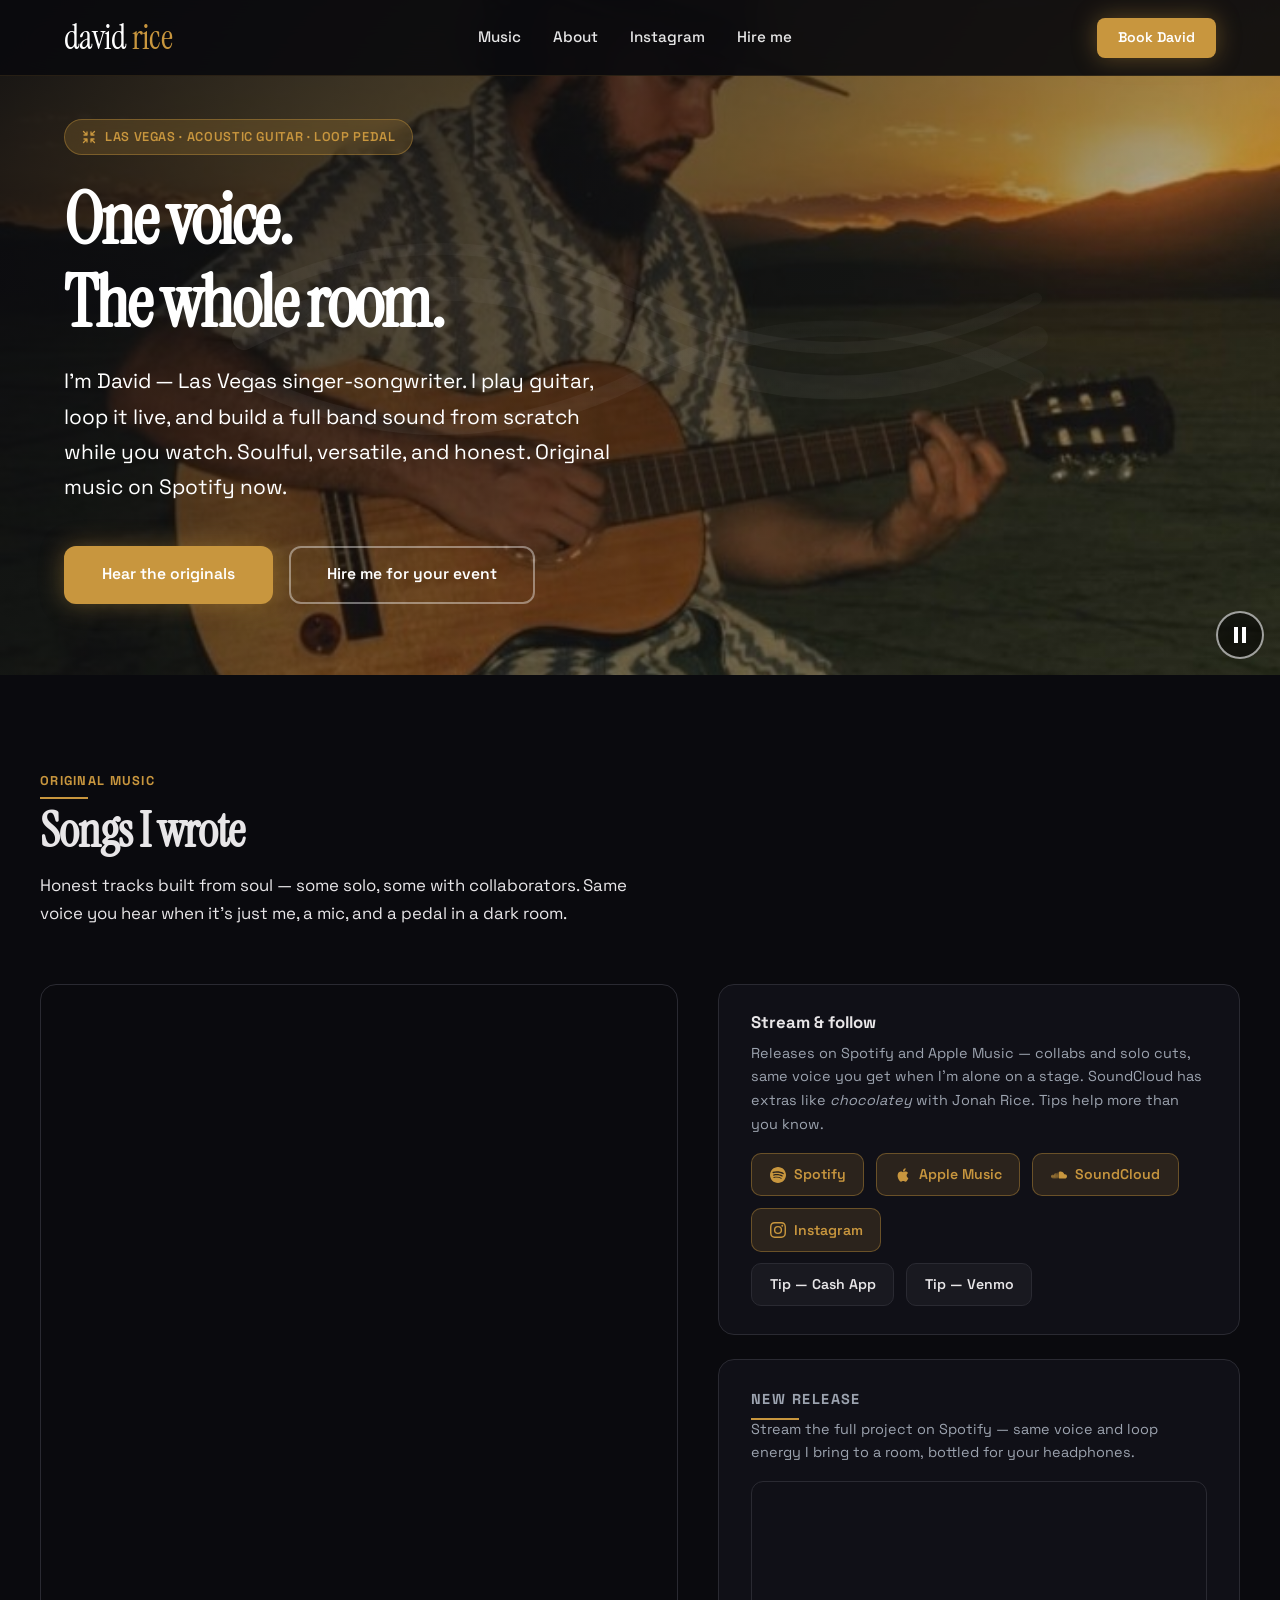
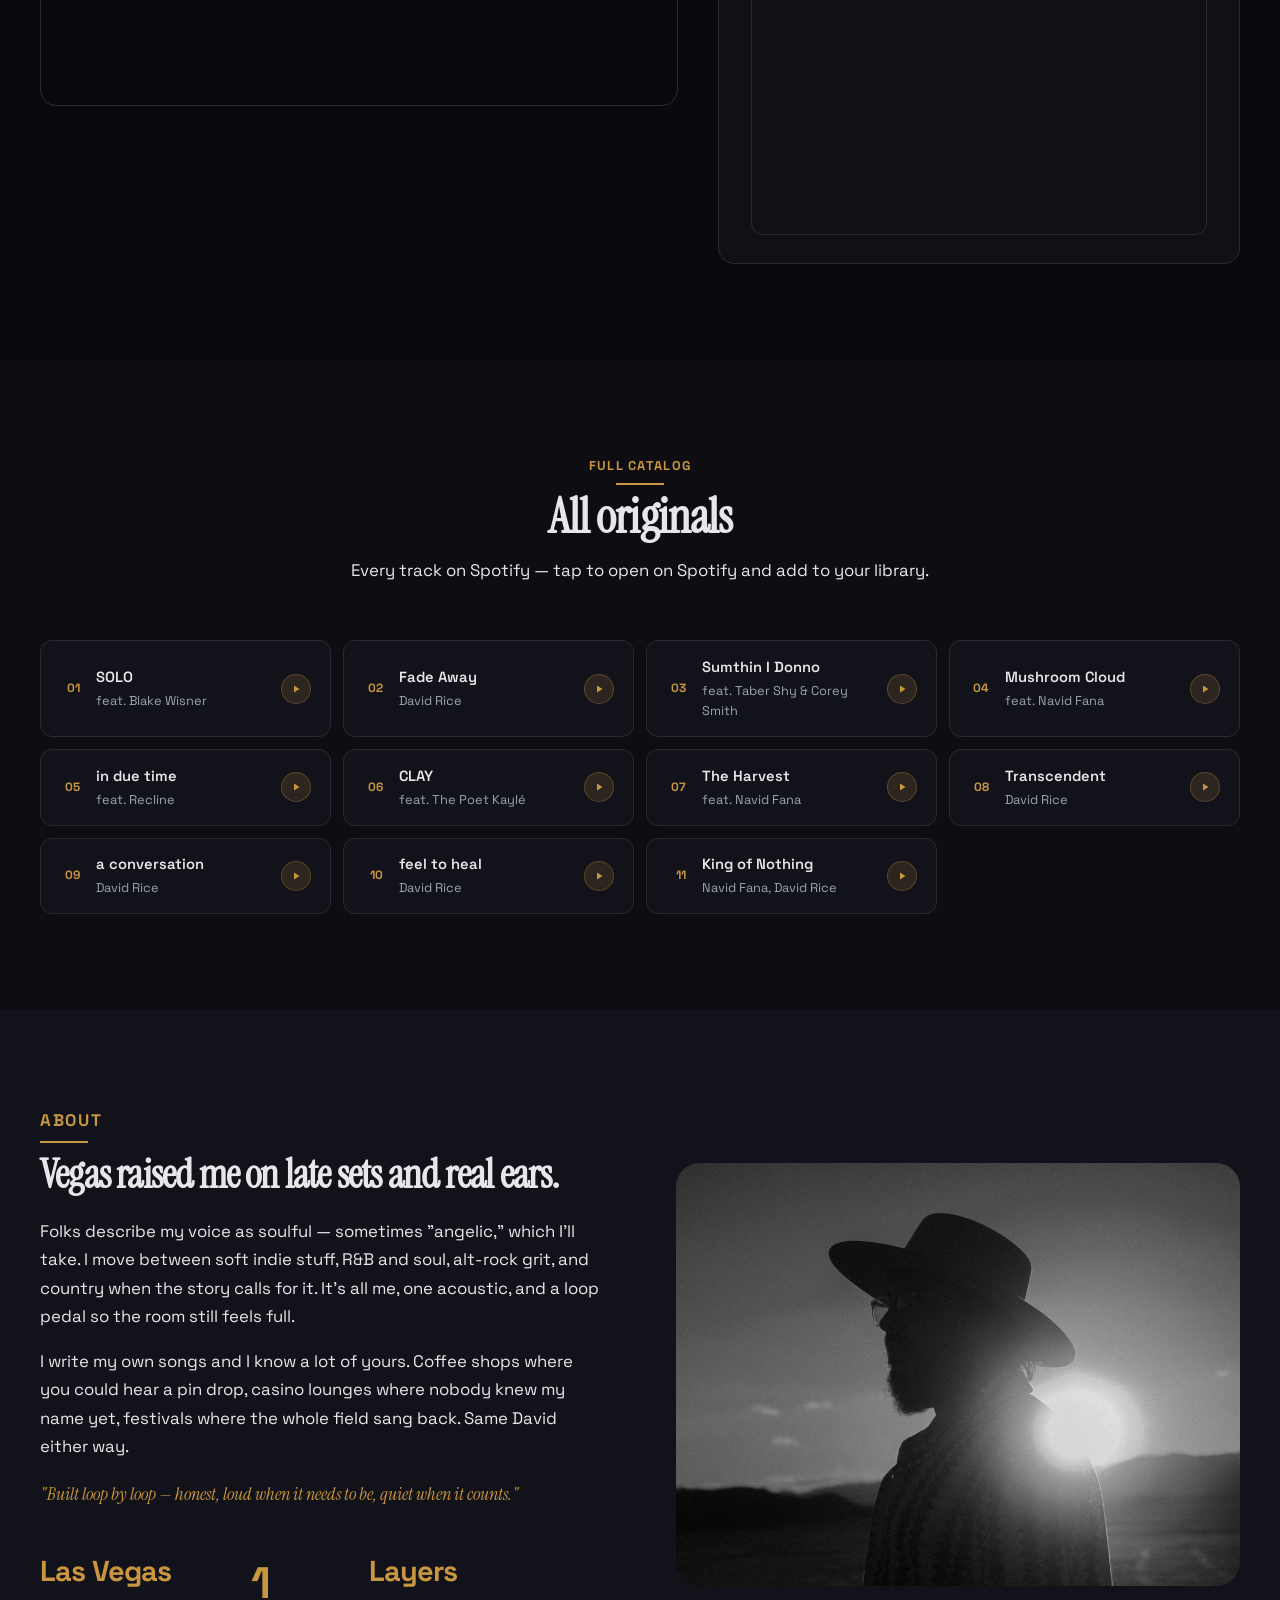
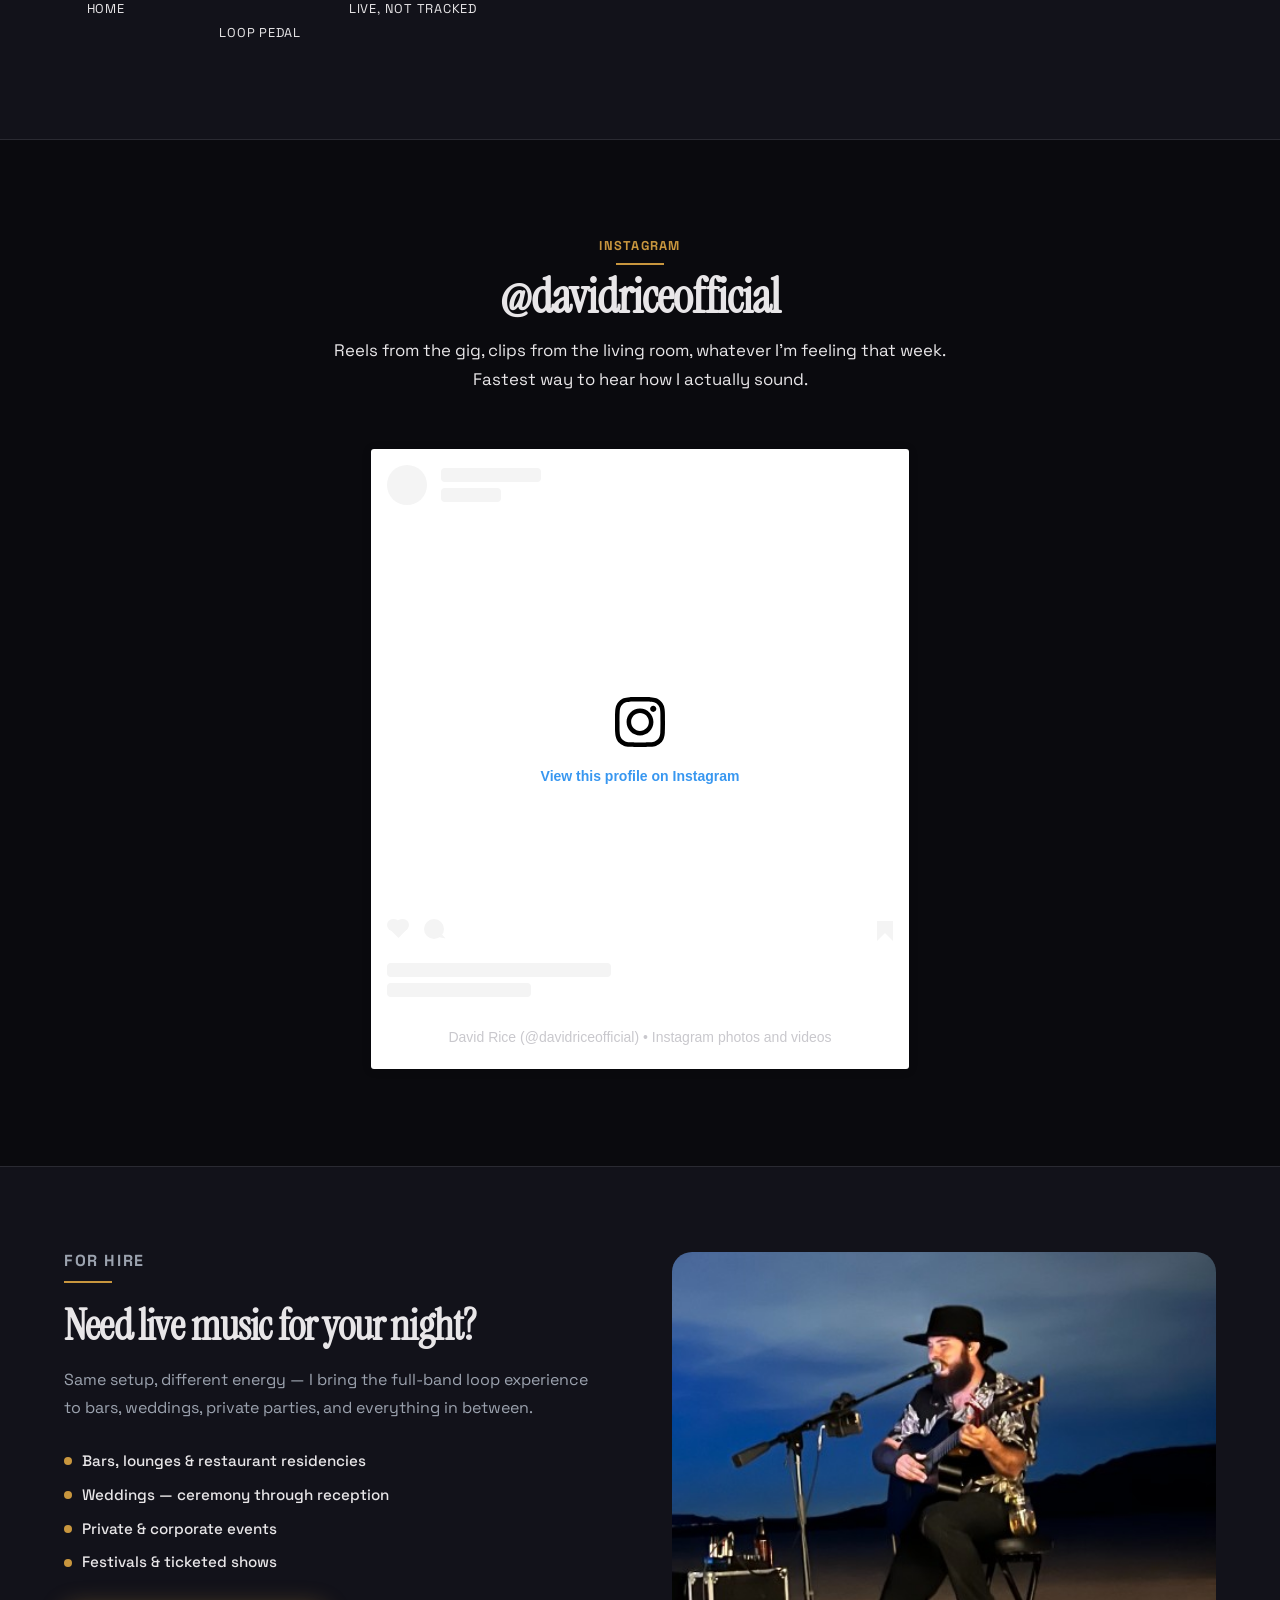
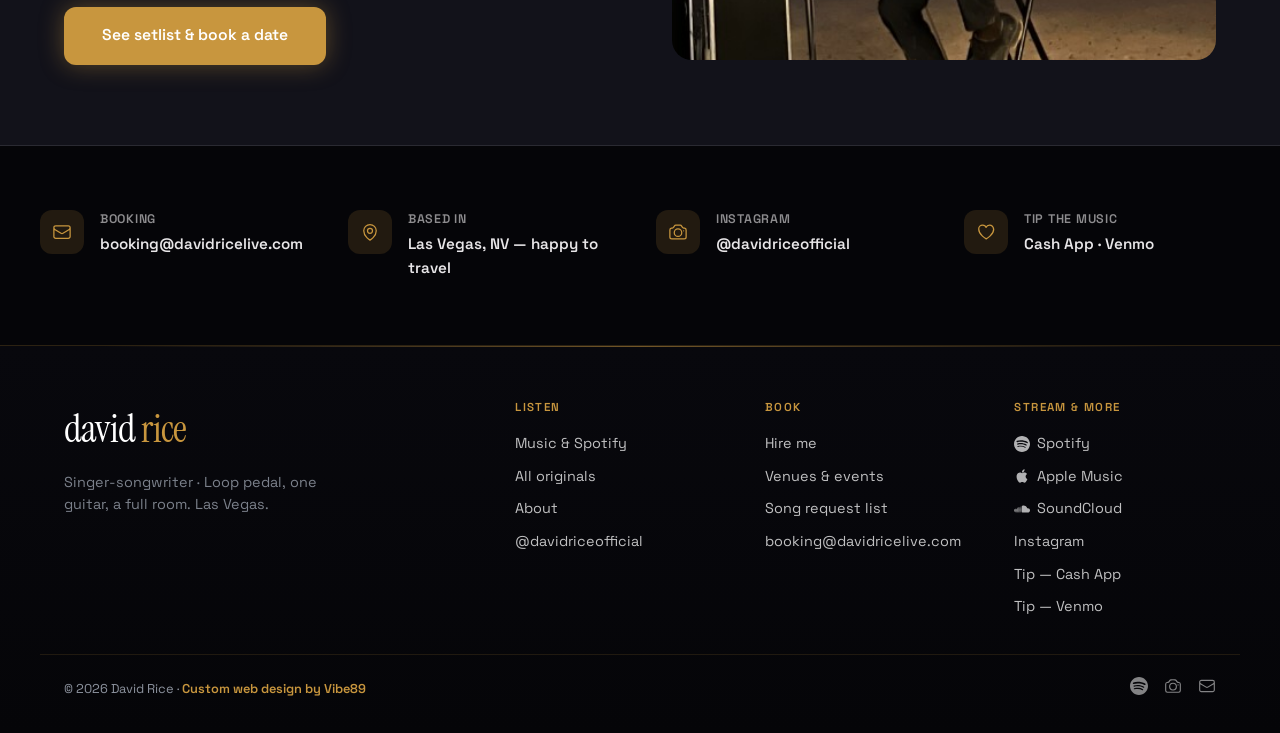
<file: index.html>
<!DOCTYPE html>
<html lang="en">
<head>
  <meta charset="UTF-8">
  <meta name="viewport" content="width=device-width, initial-scale=1.0, viewport-fit=cover">
  <link rel="icon" type="image/png" href="favicon.png">
  <title>David Rice — Las Vegas singer-songwriter</title>
  <meta name="description" content="David Rice is a Las Vegas singer-songwriter — soulful voice, acoustic guitar, and a loop pedal that fills the room. Original music on Spotify.">
  <link rel="preconnect" href="https://fonts.googleapis.com">
  <link rel="preconnect" href="https://fonts.gstatic.com" crossorigin>
  <link href="https://fonts.googleapis.com/css2?family=Space+Grotesk:wght@400;500;600;700&family=Instrument+Serif:ital@0;1&display=swap" rel="stylesheet">
  <link rel="stylesheet" href="demo-shared.css">
  <script src="demo-shared.js" defer></script>
  <style>
    :root {
      --bg: #0a0a0e;
      --text: #e8e6e8;
      --text-muted: #9ca3af;
      --border: #2a2a32;
      --accent: #c8963e;
      --accent-glow: rgba(200, 150, 62, 0.4);
      --accent-dim: rgba(200, 150, 62, 0.15);
    }
    body { font-family: 'Space Grotesk', sans-serif; }
    .davidrice h1, .davidrice h2, .davidrice .demo-nav__logo { font-family: 'Instrument Serif', Georgia, serif; }

    .davidrice .demo-nav {
      background: rgba(10, 10, 14, 0.92);
      backdrop-filter: blur(20px);
      border-bottom: 1px solid rgba(200, 150, 62, 0.15);
    }
    .davidrice .demo-nav__logo {
      color: #fff;
      font-size: clamp(1.65rem, 4.8vw, 2.15rem);
      font-weight: 400;
      letter-spacing: -0.02em;
      line-height: 1.05;
    }
    .davidrice .demo-nav__logo span { color: var(--accent); }
    .davidrice .demo-nav__links a { color: rgba(255,255,255,0.9); }
    .davidrice .demo-nav__links a::after { background: var(--accent); }
    .davidrice .demo-nav__cta {
      background: var(--accent);
      color: #fff;
      box-shadow: 0 0 24px var(--accent-glow);
    }
    .davidrice .demo-nav__cta:hover { box-shadow: 0 0 36px var(--accent-glow); }
    .davidrice .demo-nav__toggle span { background: #fff; }

    .davidrice .demo-hero__overlay {
      background: linear-gradient(135deg, rgba(10,10,14,0.95) 0%, rgba(10,10,14,0.5) 50%, transparent 100%);
    }
    .davidrice .demo-hero__content { color: #fff; }
    .davidrice .demo-hero__badge {
      background: rgba(200, 150, 62, 0.2);
      border: 1px solid rgba(200, 150, 62, 0.4);
      color: var(--accent);
    }
    .davidrice .btn--primary {
      background: var(--accent);
      color: #fff;
      box-shadow: 0 0 24px var(--accent-glow);
    }
    .davidrice .btn--primary:hover { box-shadow: 0 0 36px var(--accent-glow); }
    .davidrice .btn--outline {
      background: transparent;
      border: 2px solid rgba(255,255,255,0.4);
      color: #fff;
    }
    .davidrice .btn--outline:hover { background: rgba(255,255,255,0.08); }

    .davidrice .demo-hero__bg video {
      position: absolute; inset: 0;
      width: 100%; height: 100%; object-fit: cover;
    }
    .davidrice .demo-hero__bg img { display: none; }
    .davidrice .demo-hero.loaded .demo-hero__bg video { animation: heroPulse 12s ease-in-out infinite; }
    @keyframes heroPulse { 0%, 100% { transform: scale(1); } 50% { transform: scale(1.05); } }
    @media (prefers-reduced-motion: reduce) { .davidrice .demo-hero.loaded .demo-hero__bg video { animation: none; } }

    .davidrice .about-section { background: #12121a; }
    .davidrice .stat__num { color: var(--accent); }

    .davidrice .contact-strip { background: #050508; color: #e8e6e8; border-top: 1px solid var(--border); }
    .davidrice .contact-item__icon { background: var(--accent-dim); }
    .davidrice .contact-item__icon svg { color: var(--accent); }

    .davidrice .demo-cta {
      background: linear-gradient(135deg, #12121a 0%, #0a0a0e 100%);
      border: 1px solid rgba(200, 150, 62, 0.2);
      position: relative; overflow: hidden;
    }
    .davidrice .demo-cta::before {
      content: ''; position: absolute; inset: -50%;
      background: radial-gradient(ellipse 40% 40% at 50% 50%, rgba(200, 150, 62, 0.15) 0%, transparent 60%);
      pointer-events: none;
    }
    .davidrice .demo-cta .demo-cta__inner { position: relative; z-index: 1; }
    .davidrice .demo-cta .btn { background: var(--accent); color: #fff; box-shadow: 0 0 24px var(--accent-glow); }

    .davidrice .demo-footer {
      background: linear-gradient(180deg, #08080d 0%, #050508 100%);
      color: var(--text-muted);
      border-top: 1px solid rgba(200, 150, 62, 0.2);
      padding: 0;
      position: relative;
    }
    .davidrice .demo-footer::before {
      content: '';
      position: absolute;
      top: 0;
      left: 8%;
      right: 8%;
      height: 1px;
      background: linear-gradient(90deg, transparent, rgba(200, 150, 62, 0.55), transparent);
      pointer-events: none;
    }
    .davidrice .demo-footer__inner {
      padding: 3.25rem 1.5rem 2.25rem;
      align-items: start;
    }
    .davidrice .demo-footer__brand-link {
      display: inline-block;
      text-decoration: none;
      color: inherit;
      margin-bottom: 0.65rem;
    }
    .davidrice .demo-footer__brand {
      font-family: 'Instrument Serif', Georgia, serif;
      font-weight: 400;
      font-size: clamp(1.95rem, 3.8vw, 2.45rem);
      letter-spacing: -0.02em;
      color: #fff;
      margin-bottom: 0;
    }
    .davidrice .demo-footer__brand span { color: var(--accent); }
    .davidrice .demo-footer__brand-link:hover .demo-footer__brand { color: var(--accent); }
    .davidrice .demo-footer__brand-link:hover .demo-footer__brand span { color: #fff; }
    .davidrice .demo-footer__desc {
      opacity: 0.78;
      line-height: 1.55;
      max-width: 280px;
    }
    .davidrice .demo-footer__col-title {
      opacity: 1;
      color: var(--accent);
      font-size: 0.72rem;
      font-weight: 600;
      letter-spacing: 0.12em;
      margin-bottom: 1rem;
    }
    .davidrice .demo-footer__links a {
      opacity: 0.88;
      color: rgba(255, 255, 255, 0.85);
      display: inline-flex;
      align-items: center;
      gap: 0.4rem;
    }
    .davidrice .demo-footer__links a svg { flex-shrink: 0; opacity: 0.92; }
    .davidrice .demo-footer__links a:hover {
      opacity: 1;
      color: var(--accent);
    }
    .davidrice .demo-footer__bottom {
      border-top-color: rgba(200, 150, 62, 0.14);
      margin-top: 0;
      padding: 1.35rem 1.5rem 2rem;
      opacity: 1;
      color: rgba(156, 163, 175, 0.9);
    }
    .davidrice .demo-footer__legal {
      margin: 0;
      font-size: 0.8rem;
    }
    .davidrice .demo-footer__credit a {
      color: var(--accent);
      font-weight: 600;
      text-decoration: none;
    }
    .davidrice .demo-footer__credit a:hover {
      text-decoration: underline;
      text-underline-offset: 3px;
    }
    .davidrice .demo-footer__socials a {
      opacity: 0.55;
      color: rgba(255, 255, 255, 0.92);
    }
    .davidrice .demo-footer__socials a:hover {
      opacity: 1;
      color: var(--accent);
    }

    /* Hero deco waves */
    .davidrice .hero-deco__wave { transform-origin: center; animation: heroDecoWave 6s ease-in-out infinite; }
    .davidrice .hero-deco__wave--2 { animation-delay: -2s; }
    .davidrice .hero-deco__wave--3 { animation-delay: -4s; }
    @keyframes heroDecoWave {
      0%, 100% { opacity: .5; transform: translateY(0) scale(1); }
      50% { opacity: 1; transform: translateY(-8px) scale(1.06); }
    }

    /* ── Music section ── */
    .davidrice .music-showcase {
      display: grid;
      grid-template-columns: 1.1fr 0.9fr;
      gap: 2.5rem;
      align-items: start;
    }
    .davidrice .music-showcase__player {
      border-radius: 16px; overflow: hidden; border: 1px solid var(--border);
    }
    .davidrice .music-showcase__player iframe {
      display: block;
      width: 100%;
      border: none;
      height: 525px;
    }
    @media (min-width: 769px) {
      .davidrice .music-showcase__player iframe {
        height: 720px;
      }
    }
    .davidrice .music-showcase__side { display: flex; flex-direction: column; gap: 1.5rem; }
    .davidrice .music-card {
      padding: 1.75rem 2rem;
      border-radius: 16px;
      border: 1px solid var(--border);
      background: rgba(18, 18, 26, 0.8);
    }
    .davidrice .music-card h3 { font-size: 1.05rem; font-weight: 700; margin-bottom: 0.6rem; }
    .davidrice .music-card p { font-size: 0.9rem; color: var(--text-muted); line-height: 1.65; }
    .davidrice .music-links {
      display: flex; gap: 0.75rem; flex-wrap: wrap; margin-top: 1rem;
    }
    .davidrice .music-links a {
      display: inline-flex; align-items: center; gap: 0.5rem;
      padding: 0.6rem 1.1rem; border-radius: 10px; font-size: 0.88rem; font-weight: 600;
      background: var(--accent-dim); border: 1px solid rgba(200, 150, 62, 0.4); color: var(--accent);
      transition: background 0.25s, color 0.25s;
    }
    .davidrice .music-links a:hover { background: var(--accent); color: #fff; }
    .davidrice .music-links--tips a {
      background: rgba(255, 255, 255, 0.04);
      border-color: var(--border);
      color: var(--text);
    }
    .davidrice .music-links--tips a:hover { background: var(--accent-dim); color: var(--accent); border-color: rgba(200, 150, 62, 0.4); }
    .davidrice .contact-item__value a + a { margin-left: 0.35rem; }
    .davidrice .music-card--latest .music-latest__player {
      margin-top: 1rem;
      border-radius: 12px;
      overflow: hidden;
      border: 1px solid var(--border);
    }
    .davidrice .music-card--latest .music-latest__player iframe {
      display: block;
      width: 100%;
      border: none;
    }

    /* ── Tracks list ── */
    .davidrice .tracks-section { background: #0d0d12; }
    .davidrice .tracks-grid {
      display: grid;
      grid-template-columns: repeat(auto-fill, minmax(260px, 1fr));
      gap: 0.75rem;
    }
    .davidrice .track-item {
      display: flex; align-items: center; gap: 1rem;
      padding: 0.9rem 1.2rem; border-radius: 12px;
      border: 1px solid var(--border); background: #12121a;
      transition: border-color 0.3s, transform 0.2s;
      text-decoration: none; color: var(--text);
    }
    .davidrice .track-item:hover {
      border-color: rgba(200, 150, 62, 0.45);
      transform: translateX(4px);
    }
    .davidrice .track-num {
      font-size: 0.75rem; font-weight: 700; color: var(--accent);
      min-width: 20px; text-align: right;
    }
    .davidrice .track-info { flex: 1; min-width: 0; }
    .davidrice .track-title {
      font-weight: 600; font-size: 0.92rem;
      white-space: nowrap; overflow: hidden; text-overflow: ellipsis;
    }
    .davidrice .track-feat { font-size: 0.8rem; color: var(--text-muted); margin-top: 0.1rem; }
    .davidrice .track-play {
      width: 30px; height: 30px; border-radius: 50%;
      background: var(--accent-dim); border: 1px solid rgba(200,150,62,0.3);
      display: flex; align-items: center; justify-content: center;
      flex-shrink: 0; color: var(--accent); transition: background 0.25s;
    }
    .davidrice .track-item:hover .track-play { background: var(--accent); color: #fff; }

    /* ── Hire teaser strip ── */
    .davidrice .hire-teaser {
      background: #12121a;
      border-top: 1px solid var(--border);
    }
    .davidrice .hire-teaser__inner {
      max-width: 1200px; margin: 0 auto; padding: 5rem 1.5rem;
      display: grid; grid-template-columns: 1fr 1fr; gap: 4rem; align-items: center;
    }
    .davidrice .hire-teaser__text h2 { font-size: clamp(1.8rem, 3.5vw, 2.6rem); margin-bottom: 1rem; letter-spacing: -.02em; }
    .davidrice .hire-teaser__text p { font-size: 1rem; color: var(--text-muted); line-height: 1.7; margin-bottom: 1.75rem; }
    .davidrice .hire-bullets { list-style: none; display: flex; flex-direction: column; gap: 0.6rem; margin-bottom: 2rem; }
    .davidrice .hire-bullets li {
      display: flex; align-items: center; gap: 0.65rem;
      font-size: 0.95rem; font-weight: 500;
    }
    .davidrice .hire-bullets li::before {
      content: ''; width: 8px; height: 8px; border-radius: 50%;
      background: var(--accent); flex-shrink: 0;
    }
    .davidrice .hire-teaser__visual {
      border-radius: 20px; overflow: hidden; aspect-ratio: 4/3;
    }
    .davidrice .hire-teaser__visual img { width: 100%; height: 100%; object-fit: cover; }
    @media (max-width: 768px) {
      .davidrice .music-showcase { grid-template-columns: 1fr; }
      .davidrice .hire-teaser__inner { grid-template-columns: 1fr; gap: 2rem; }
      .davidrice .hire-teaser__visual { display: none; }
    }

    /* ── Instagram section ── */
    .davidrice .instagram-section { background: #0a0a0e; border-top: 1px solid var(--border); }
    .davidrice .instagram-embed-wrap { max-width: 540px; margin: 0 auto; }
  </style>
</head>
<body class="davidrice">
  <a class="skip-link" href="#main">Skip to main content</a>

  <nav class="demo-nav" aria-label="Main navigation">
    <div class="demo-nav__inner">
      <a href="index.html" class="demo-nav__logo" aria-label="David Rice">david <span>rice</span></a>
      <ul class="demo-nav__links" role="list">
        <li><a href="#music">Music</a></li>
        <li><a href="#about">About</a></li>
        <li><a href="#instagram">Instagram</a></li>
        <li><a href="book.html">Hire me</a></li>
      </ul>
      <a href="book.html" class="demo-nav__cta" role="button">Book David</a>
      <button class="demo-nav__toggle" aria-label="Toggle menu" aria-expanded="false"><span></span><span></span><span></span></button>
    </div>
  </nav>

  <main id="main">

    <!-- ── HERO ── -->
    <section class="demo-hero" aria-label="Hero">
      <div class="demo-hero__bg">
        <video autoplay muted loop playsinline poster="images/davidrice-guitar-sunset-dry-lake.png">
          <source src="https://assets.mixkit.co/videos/479/479-720.mp4" type="video/mp4">
        </video>
      </div>
      <div class="demo-hero__overlay" aria-hidden="true"></div>
      <div class="demo-hero__content">
        <div class="demo-hero__badge" data-reveal="up">
          <svg xmlns="http://www.w3.org/2000/svg" width="16" height="16" fill="none" viewBox="0 0 24 24" stroke="currentColor" stroke-width="2"><path stroke-linecap="round" stroke-linejoin="round" d="M9 9V4.5M9 9H4.5M9 9 3.75 3.75M9 15v4.5M9 15H4.5M9 15l-5.25 5.25M15 9h4.5M15 9V4.5M15 9l5.25-5.25M15 15h4.5M15 15v4.5m0-4.5 5.25 5.25"/></svg>
          LAS VEGAS · ACOUSTIC GUITAR · LOOP PEDAL
        </div>
        <h1 class="demo-hero__title" data-reveal="up" data-reveal-delay="1">One voice.<br>The whole room.</h1>
        <p class="demo-hero__sub" data-reveal="up" data-reveal-delay="2">I'm David — Las Vegas singer-songwriter. I play guitar, loop it live, and build a full band sound from scratch while you watch. Soulful, versatile, and honest. Original music on Spotify now.</p>
        <div class="demo-hero__actions" data-reveal="up" data-reveal-delay="3">
          <a href="#music" class="btn btn--primary" role="button">Hear the originals</a>
          <a href="book.html" class="btn btn--outline" role="button">Hire me for your event</a>
        </div>
      </div>
    </section>

    <!-- ── MUSIC ── -->
    <section id="music" class="demo-section" aria-labelledby="music-title">
      <div class="demo-section__inner">
        <div class="demo-section__header" data-reveal="up">
          <p class="demo-section__eyebrow">Original music</p>
          <h2 class="demo-section__title" id="music-title">Songs I wrote</h2>
          <p class="demo-section__desc">Honest tracks built from soul — some solo, some with collaborators. Same voice you hear when it's just me, a mic, and a pedal in a dark room.</p>
        </div>
        <div class="music-showcase">
          <div class="music-showcase__player" data-reveal="up" data-reveal-delay="1">
            <iframe title="David Rice on Spotify" style="border-radius:12px" src="https://open.spotify.com/embed/artist/2GixEWDWntHiYW2dzmlQTt?utm_source=generator&theme=0" width="100%" height="525" frameBorder="0" allowfullscreen="" allow="autoplay; clipboard-write; encrypted-media; fullscreen; picture-in-picture" loading="lazy"></iframe>
          </div>
          <div class="music-showcase__side" data-reveal="up" data-reveal-delay="2">
            <div class="music-card">
              <h3>Stream &amp; follow</h3>
              <p>Releases on Spotify and Apple Music — collabs and solo cuts, same voice you get when I'm alone on a stage. SoundCloud has extras like <em>chocolatey</em> with Jonah Rice. Tips help more than you know.</p>
              <div class="music-links">
                <a href="https://open.spotify.com/artist/2GixEWDWntHiYW2dzmlQTt" target="_blank" rel="noopener noreferrer">
                  <svg width="16" height="16" viewBox="0 0 24 24" fill="currentColor"><path d="M12 0C5.4 0 0 5.4 0 12s5.4 12 12 12 12-5.4 12-12S18.66 0 12 0zm5.521 17.34c-.24.359-.66.48-1.021.24-2.82-1.74-6.36-2.101-10.561-1.141-.418.122-.779-.179-.899-.539-.12-.421.18-.78.54-.9 4.56-1.021 8.52-.6 11.64 1.32.42.18.479.659.301 1.02zm1.44-3.3c-.301.42-.841.6-1.262.3-3.239-1.98-8.159-2.58-11.939-1.38-.479.12-1.02-.12-1.14-.6-.12-.48.12-1.021.6-1.141C9.6 9.9 15 10.561 18.72 12.84c.361.181.54.78.241 1.2zm.12-3.36C15.24 8.4 8.82 8.16 5.16 9.301c-.6.179-1.2-.181-1.38-.721-.18-.601.18-1.2.72-1.381 4.26-1.26 11.28-1.02 15.721 1.621.539.3.719 1.02.419 1.56-.299.421-1.02.599-1.559.3z"/></svg>
                  Spotify
                </a>
                <a href="https://music.apple.com/us/artist/david-rice/1524883719" target="_blank" rel="noopener noreferrer">
                  <svg width="16" height="16" viewBox="0 0 24 24" fill="currentColor" aria-hidden="true"><path d="M18.71 19.5c-.83 1.24-1.71 2.45-3.05 2.47-1.34.03-1.77-.79-3.29-.79-1.53 0-2 .77-3.27.82-1.31.05-2.3-1.32-3.14-2.53C4.25 17 2.94 12.45 4.7 9.39c.87-1.52 2.43-2.48 4.12-2.51 1.28-.02 2.5.87 3.29.87.78 0 2.26-1.07 3.81-.91.65.03 2.47.26 3.64 1.98-.09.06-2.17 1.28-2.15 3.81.03 3.02 2.65 4.03 2.68 4.04-.03.07-.42 1.44-1.38 2.83M13 3.5c.73-.83 1.94-1.46 2.94-1.5.13 1.17-.34 2.35-1.04 3.19-.69.85-1.83 1.51-2.95 1.42-.15-1.15.41-2.35 1.05-3.11z"/></svg>
                  Apple Music
                </a>
                <a href="https://soundcloud.com/dahbeed-arroz/chocolatey-with-jonah-rice" target="_blank" rel="noopener noreferrer">
                  <svg width="16" height="16" viewBox="0 0 24 24" fill="currentColor" aria-hidden="true"><path d="M23.999 14.165c-.052 1.796-1.612 3.169-3.4 3.169h-8.18a.68.68 0 0 1-.675-.683V7.862a.747.747 0 0 1 .452-.724s.75-.513 2.333-.513a5.364 5.364 0 0 1 2.763.755 5.433 5.433 0 0 1 2.57 3.54c.282-.08.574-.121.868-.12.884 0 1.73.358 2.347.992s.948 1.49.922 2.373ZM10.721 8.421c.247 2.98.427 5.697 0 8.672a.264.264 0 0 1-.53 0c-.395-2.946-.22-5.718 0-8.672a.264.264 0 0 1 .53 0ZM9.072 9.448c.285 2.659.37 4.986-.006 7.655a.277.277 0 0 1-.55 0c-.331-2.63-.256-5.02 0-7.655a.277.277 0 0 1 .556 0Zm-1.663-.257c.27 2.726.39 5.171 0 7.904a.266.266 0 0 1-.532 0c-.38-2.69-.257-5.21 0-7.904a.266.266 0 0 1 .532 0Zm-1.647.77a26.108 26.108 0 0 1-.008 7.147.272.272 0 0 1-.542 0 27.955 27.955 0 0 1 0-7.147.275.275 0 0 1 .55 0Zm-1.67 1.769c.421 1.865.228 3.5-.029 5.388a.257.257 0 0 1-.514 0c-.21-1.858-.398-3.549 0-5.389a.272.272 0 0 1 .543 0Zm-1.655-.273c.388 1.897.26 3.508-.01 5.412-.026.28-.514.283-.54 0-.244-1.878-.347-3.54-.01-5.412a.283.283 0 0 1 .56 0Zm-1.668.911c.4 1.268.257 2.292-.026 3.572a.257.257 0 0 1-.514 0c-.241-1.262-.354-2.312-.023-3.572a.283.283 0 0 1 .563 0Z"/></svg>
                  SoundCloud
                </a>
                <a href="https://www.instagram.com/davidriceofficial/" target="_blank" rel="noopener noreferrer">
                  <svg width="16" height="16" viewBox="0 0 24 24" fill="currentColor"><path d="M12 2.163c3.204 0 3.584.012 4.85.07 3.252.148 4.771 1.691 4.919 4.919.058 1.265.069 1.645.069 4.849 0 3.205-.012 3.584-.069 4.849-.149 3.225-1.664 4.771-4.919 4.919-1.266.058-1.644.07-4.85.07-3.204 0-3.584-.012-4.849-.07-3.26-.149-4.771-1.699-4.919-4.92-.058-1.265-.07-1.644-.07-4.849 0-3.204.013-3.583.07-4.849.149-3.227 1.664-4.771 4.919-4.919 1.266-.057 1.645-.069 4.849-.069zM12 0C8.741 0 8.333.014 7.053.072 2.695.272.273 2.69.073 7.052.014 8.333 0 8.741 0 12c0 3.259.014 3.668.072 4.948.2 4.358 2.618 6.78 6.98 6.98C8.333 23.986 8.741 24 12 24c3.259 0 3.668-.014 4.948-.072 4.354-.2 6.782-2.618 6.979-6.98.059-1.28.073-1.689.073-4.948 0-3.259-.014-3.667-.072-4.947-.196-4.354-2.617-6.78-6.979-6.98C15.668.014 15.259 0 12 0zm0 5.838a6.162 6.162 0 100 12.324 6.162 6.162 0 000-12.324zM12 16a4 4 0 110-8 4 4 0 010 8zm6.406-11.845a1.44 1.44 0 100 2.881 1.44 1.44 0 000-2.881z"/></svg>
                  Instagram
                </a>
              </div>
              <div class="music-links music-links--tips" style="margin-top: 0.65rem;">
                <a href="https://cash.app/$ricericebaby" target="_blank" rel="noopener noreferrer">Tip — Cash App</a>
                <a href="https://venmo.com/code?user_id=1956908449660928887&amp;created=1647710325.648871&amp;printed=1" target="_blank" rel="noopener noreferrer">Tip — Venmo</a>
              </div>
            </div>
            <div class="music-card music-card--latest">
              <p class="demo-section__eyebrow" style="margin-bottom: 0.35rem;">New release</p>
              <p>Stream the full project on Spotify — same voice and loop energy I bring to a room, bottled for your headphones.</p>
              <div class="music-latest__player">
                <iframe title="David Rice — latest release on Spotify" style="border-radius:12px" src="https://open.spotify.com/embed/album/2l5wjdTu0P51Qe7cUy6AsR?utm_source=generator&amp;theme=0" width="100%" height="352" frameBorder="0" allowfullscreen="" allow="autoplay; clipboard-write; encrypted-media; fullscreen; picture-in-picture" loading="lazy"></iframe>
              </div>
            </div>
          </div>
        </div>
      </div>
    </section>

    <!-- ── TRACKS ── -->
    <section id="tracks" class="demo-section tracks-section" aria-labelledby="tracks-title">
      <div class="demo-section__inner">
        <div class="demo-section__header demo-section__header--center" data-reveal="up">
          <p class="demo-section__eyebrow">Full catalog</p>
          <h2 class="demo-section__title" id="tracks-title">All originals</h2>
          <p class="demo-section__desc">Every track on Spotify — tap to open on Spotify and add to your library.</p>
        </div>
        <div class="tracks-grid" data-reveal="up" data-reveal-delay="1">
          <a class="track-item" href="https://open.spotify.com/artist/2GixEWDWntHiYW2dzmlQTt" target="_blank" rel="noopener noreferrer">
            <span class="track-num">01</span>
            <div class="track-info"><div class="track-title">SOLO</div><div class="track-feat">feat. Blake Wisner</div></div>
            <span class="track-play"><svg width="12" height="12" viewBox="0 0 24 24" fill="currentColor"><path d="M8 5v14l11-7z"/></svg></span>
          </a>
          <a class="track-item" href="https://open.spotify.com/artist/2GixEWDWntHiYW2dzmlQTt" target="_blank" rel="noopener noreferrer">
            <span class="track-num">02</span>
            <div class="track-info"><div class="track-title">Fade Away</div><div class="track-feat">David Rice</div></div>
            <span class="track-play"><svg width="12" height="12" viewBox="0 0 24 24" fill="currentColor"><path d="M8 5v14l11-7z"/></svg></span>
          </a>
          <a class="track-item" href="https://open.spotify.com/artist/2GixEWDWntHiYW2dzmlQTt" target="_blank" rel="noopener noreferrer">
            <span class="track-num">03</span>
            <div class="track-info"><div class="track-title">Sumthin I Donno</div><div class="track-feat">feat. Taber Shy &amp; Corey Smith</div></div>
            <span class="track-play"><svg width="12" height="12" viewBox="0 0 24 24" fill="currentColor"><path d="M8 5v14l11-7z"/></svg></span>
          </a>
          <a class="track-item" href="https://open.spotify.com/track/2NschSj3bfJUefwpurqSfL" target="_blank" rel="noopener noreferrer">
            <span class="track-num">04</span>
            <div class="track-info"><div class="track-title">Mushroom Cloud</div><div class="track-feat">feat. Navid Fana</div></div>
            <span class="track-play"><svg width="12" height="12" viewBox="0 0 24 24" fill="currentColor"><path d="M8 5v14l11-7z"/></svg></span>
          </a>
          <a class="track-item" href="https://open.spotify.com/artist/2GixEWDWntHiYW2dzmlQTt" target="_blank" rel="noopener noreferrer">
            <span class="track-num">05</span>
            <div class="track-info"><div class="track-title">in due time</div><div class="track-feat">feat. Recline</div></div>
            <span class="track-play"><svg width="12" height="12" viewBox="0 0 24 24" fill="currentColor"><path d="M8 5v14l11-7z"/></svg></span>
          </a>
          <a class="track-item" href="https://open.spotify.com/artist/2GixEWDWntHiYW2dzmlQTt" target="_blank" rel="noopener noreferrer">
            <span class="track-num">06</span>
            <div class="track-info"><div class="track-title">CLAY</div><div class="track-feat">feat. The Poet Kaylé</div></div>
            <span class="track-play"><svg width="12" height="12" viewBox="0 0 24 24" fill="currentColor"><path d="M8 5v14l11-7z"/></svg></span>
          </a>
          <a class="track-item" href="https://open.spotify.com/track/69uGDFtw8gSUniA8O2Hnlh" target="_blank" rel="noopener noreferrer">
            <span class="track-num">07</span>
            <div class="track-info"><div class="track-title">The Harvest</div><div class="track-feat">feat. Navid Fana</div></div>
            <span class="track-play"><svg width="12" height="12" viewBox="0 0 24 24" fill="currentColor"><path d="M8 5v14l11-7z"/></svg></span>
          </a>
          <a class="track-item" href="https://open.spotify.com/artist/2GixEWDWntHiYW2dzmlQTt" target="_blank" rel="noopener noreferrer">
            <span class="track-num">08</span>
            <div class="track-info"><div class="track-title">Transcendent</div><div class="track-feat">David Rice</div></div>
            <span class="track-play"><svg width="12" height="12" viewBox="0 0 24 24" fill="currentColor"><path d="M8 5v14l11-7z"/></svg></span>
          </a>
          <a class="track-item" href="https://open.spotify.com/track/24Cnal7o8d7XhC5aarH2Fz" target="_blank" rel="noopener noreferrer">
            <span class="track-num">09</span>
            <div class="track-info"><div class="track-title">a conversation</div><div class="track-feat">David Rice</div></div>
            <span class="track-play"><svg width="12" height="12" viewBox="0 0 24 24" fill="currentColor"><path d="M8 5v14l11-7z"/></svg></span>
          </a>
          <a class="track-item" href="https://open.spotify.com/artist/2GixEWDWntHiYW2dzmlQTt" target="_blank" rel="noopener noreferrer">
            <span class="track-num">10</span>
            <div class="track-info"><div class="track-title">feel to heal</div><div class="track-feat">David Rice</div></div>
            <span class="track-play"><svg width="12" height="12" viewBox="0 0 24 24" fill="currentColor"><path d="M8 5v14l11-7z"/></svg></span>
          </a>
          <a class="track-item" href="https://open.spotify.com/track/0FHSexSxVN4zQwRW411Cwg" target="_blank" rel="noopener noreferrer">
            <span class="track-num">11</span>
            <div class="track-info"><div class="track-title">King of Nothing</div><div class="track-feat">Navid Fana, David Rice</div></div>
            <span class="track-play"><svg width="12" height="12" viewBox="0 0 24 24" fill="currentColor"><path d="M8 5v14l11-7z"/></svg></span>
          </a>
        </div>
      </div>
    </section>

    <!-- ── ABOUT ── -->
    <section id="about" class="demo-section about-section" aria-labelledby="about-title">
      <div class="demo-section__inner">
        <div class="about-split">
          <div class="about-split__text" data-reveal="left">
            <p class="demo-section__eyebrow">About</p>
            <h2 id="about-title">Vegas raised me on late sets and real ears.</h2>
            <p>Folks describe my voice as soulful — sometimes "angelic," which I'll take. I move between soft indie stuff, R&amp;B and soul, alt-rock grit, and country when the story calls for it. It's all me, one acoustic, and a loop pedal so the room still feels full.</p>
            <p>I write my own songs and I know a lot of yours. Coffee shops where you could hear a pin drop, casino lounges where nobody knew my name yet, festivals where the whole field sang back. Same David either way.</p>
            <p style="font-family:'Instrument Serif',Georgia,serif;font-size:1.15rem;font-style:italic;color:var(--accent);line-height:1.5;margin-top:1.25rem;">"Built loop by loop — honest, loud when it needs to be, quiet when it counts."</p>
            <div class="stat-row">
              <div class="stat">
                <div class="stat__num" style="font-size:1.8rem;">Las Vegas</div>
                <div class="stat__label">Home</div>
              </div>
              <div class="stat">
                <div class="stat__num" data-count="1" data-count-suffix="">0</div>
                <div class="stat__label">Loop pedal</div>
              </div>
              <div class="stat">
                <div class="stat__num" style="font-size:1.8rem;">Layers</div>
                <div class="stat__label">Live, not tracked</div>
              </div>
            </div>
          </div>
          <div class="about-split__visual" data-reveal="right">
            <img src="images/davidrice-silhouette.png" alt="David Rice in profile, silhouetted against sunset in open desert" width="800" height="800" loading="lazy">
          </div>
        </div>
      </div>
    </section>

    <!-- ── INSTAGRAM ── -->
    <section id="instagram" class="demo-section instagram-section" aria-labelledby="ig-title">
      <div class="demo-section__inner">
        <div class="demo-section__header demo-section__header--center" data-reveal="up">
          <p class="demo-section__eyebrow">Instagram</p>
          <h2 class="demo-section__title" id="ig-title">@davidriceofficial</h2>
          <p class="demo-section__desc">Reels from the gig, clips from the living room, whatever I'm feeling that week. Fastest way to hear how I actually sound.</p>
        </div>
        <div class="instagram-embed-wrap" data-reveal="up" data-reveal-delay="1">
          <blockquote class="instagram-media" data-instgrm-permalink="https://www.instagram.com/davidriceofficial/?utm_source=ig_embed&amp;utm_campaign=loading" data-instgrm-version="14" style="background:#FFF; border:0; border-radius:3px; box-shadow:0 0 1px 0 rgba(0,0,0,0.5),0 1px 10px 0 rgba(0,0,0,0.15); margin: 1px; max-width:540px; min-width:326px; padding:0; width:99.375%; width:-webkit-calc(100% - 2px); width:calc(100% - 2px);"><div style="padding:16px;"> <a href="https://www.instagram.com/davidriceofficial/?utm_source=ig_embed&amp;utm_campaign=loading" style="background:#FFFFFF; line-height:0; padding:0 0; text-align:center; text-decoration:none; width:100%;" target="_blank"> <div style="display: flex; flex-direction: row; align-items: center;"> <div style="background-color: #F4F4F4; border-radius: 50%; flex-grow: 0; height: 40px; margin-right: 14px; width: 40px;"></div> <div style="display: flex; flex-direction: column; flex-grow: 1; justify-content: center;"> <div style="background-color: #F4F4F4; border-radius: 4px; flex-grow: 0; height: 14px; margin-bottom: 6px; width: 100px;"></div> <div style="background-color: #F4F4F4; border-radius: 4px; flex-grow: 0; height: 14px; width: 60px;"></div></div></div><div style="padding: 19% 0;"></div> <div style="display:block; height:50px; margin:0 auto 12px; width:50px;"><svg width="50px" height="50px" viewBox="0 0 60 60" version="1.1" xmlns="https://www.w3.org/2000/svg" xmlns:xlink="https://www.w3.org/1999/xlink"><g stroke="none" stroke-width="1" fill="none" fill-rule="evenodd"><g transform="translate(-511.000000, -20.000000)" fill="#000000"><g><path d="M556.869,30.41 C554.814,30.41 553.148,32.076 553.148,34.131 C553.148,36.186 554.814,37.852 556.869,37.852 C558.924,37.852 560.59,36.186 560.59,34.131 C560.59,32.076 558.924,30.41 556.869,30.41 M541,60.657 C535.114,60.657 530.342,55.887 530.342,50 C530.342,44.114 535.114,39.342 541,39.342 C546.887,39.342 551.658,44.114 551.658,50 C551.658,55.887 546.887,60.657 541,60.657 M541,33.886 C532.1,33.886 524.886,41.1 524.886,50 C524.886,58.899 532.1,66.113 541,66.113 C549.9,66.113 557.115,58.899 557.115,50 C557.115,41.1 549.9,33.886 541,33.886 M565.378,62.101 C565.244,65.022 564.756,66.606 564.346,67.663 C563.803,69.06 563.154,70.057 562.106,71.106 C561.058,72.155 560.06,72.803 558.662,73.347 C557.607,73.757 556.021,74.244 553.102,74.378 C549.944,74.521 548.997,74.552 541,74.552 C533.003,74.552 532.056,74.521 528.898,74.378 C525.979,74.244 524.393,73.757 523.338,73.347 C521.94,72.803 520.942,72.155 519.894,71.106 C518.846,70.057 518.197,69.06 517.654,67.663 C517.244,66.606 516.755,65.022 516.623,62.101 C516.479,58.943 516.448,57.996 516.448,50 C516.448,42.003 516.479,41.056 516.623,37.899 C516.755,34.978 517.244,33.391 517.654,32.338 C518.197,30.938 518.846,29.942 519.894,28.894 C520.942,27.846 521.94,27.196 523.338,26.654 C524.393,26.244 525.979,25.756 528.898,25.623 C532.057,25.479 533.004,25.448 541,25.448 C548.997,25.448 549.943,25.479 553.102,25.623 C556.021,25.756 557.607,26.244 558.662,26.654 C560.06,27.196 561.058,27.846 562.106,28.894 C563.154,29.942 563.803,30.938 564.346,32.338 C564.756,33.391 565.244,34.978 565.378,37.899 C565.522,41.056 565.552,42.003 565.552,50 C565.552,57.996 565.522,58.943 565.378,62.101 M570.82,37.631 C570.674,34.438 570.167,32.258 569.425,30.349 C568.659,28.377 567.633,26.702 565.965,25.035 C564.297,23.368 562.623,22.342 560.652,21.575 C558.743,20.834 556.562,20.326 553.369,20.18 C550.169,20.033 549.148,20 541,20 C532.853,20 531.831,20.033 528.631,20.18 C525.438,20.326 523.257,20.834 521.349,21.575 C519.376,22.342 517.703,23.368 516.035,25.035 C514.368,26.702 513.342,28.377 512.574,30.349 C511.834,32.258 511.326,34.438 511.181,37.631 C511.035,40.831 511,41.851 511,50 C511,58.147 511.035,59.17 511.181,62.369 C511.326,65.562 511.834,67.743 512.574,69.651 C513.342,71.625 514.368,73.296 516.035,74.965 C517.703,76.634 519.376,77.658 521.349,78.425 C523.257,79.167 525.438,79.673 528.631,79.82 C531.831,79.965 532.853,80.001 541,80.001 C549.148,80.001 550.169,79.965 553.369,79.82 C556.562,79.673 558.743,79.167 560.652,78.425 C562.623,77.658 564.297,76.634 565.965,74.965 C567.633,73.296 568.659,71.625 569.425,69.651 C570.167,67.743 570.674,65.562 570.82,62.369 C570.966,59.17 571,58.147 571,50 C571,41.851 570.966,40.831 570.82,37.631"></path></g></g></g></svg></div><div style="padding-top: 8px;"> <div style="color:#3897f0; font-family:Arial,sans-serif; font-size:14px; font-style:normal; font-weight:550; line-height:18px;">View this profile on Instagram</div></div><div style="padding: 12.5% 0;"></div> <div style="display: flex; flex-direction: row; margin-bottom: 14px; align-items: center;"><div> <div style="background-color: #F4F4F4; border-radius: 50%; height: 12.5px; width: 12.5px; transform: translateX(0px) translateY(7px);"></div> <div style="background-color: #F4F4F4; height: 12.5px; transform: rotate(-45deg) translateX(3px) translateY(1px); width: 12.5px; flex-grow: 0; margin-right: 14px; margin-left: 2px;"></div> <div style="background-color: #F4F4F4; border-radius: 50%; height: 12.5px; width: 12.5px; transform: translateX(9px) translateY(-18px);"></div></div><div style="margin-left: 8px;"> <div style="background-color: #F4F4F4; border-radius: 50%; flex-grow: 0; height: 20px; width: 20px;"></div> <div style="width: 0; height: 0; border-top: 2px solid transparent; border-left: 6px solid #f4f4f4; border-bottom: 2px solid transparent; transform: translateX(16px) translateY(-4px) rotate(30deg)"></div></div><div style="margin-left: auto;"> <div style="width: 0px; border-top: 8px solid #F4F4F4; border-right: 8px solid transparent; transform: translateY(16px);"></div> <div style="background-color: #F4F4F4; flex-grow: 0; height: 12px; width: 16px; transform: translateY(-4px);"></div> <div style="width: 0; height: 0; border-top: 8px solid #F4F4F4; border-left: 8px solid transparent; transform: translateY(-4px) translateX(8px);"></div></div></div> <div style="display: flex; flex-direction: column; flex-grow: 1; justify-content: center; margin-bottom: 24px;"> <div style="background-color: #F4F4F4; border-radius: 4px; flex-grow: 0; height: 14px; margin-bottom: 6px; width: 224px;"></div> <div style="background-color: #F4F4F4; border-radius: 4px; flex-grow: 0; height: 14px; width: 144px;"></div></div></a><p style="color:#c9c8cd; font-family:Arial,sans-serif; font-size:14px; line-height:17px; margin-bottom:0; margin-top:8px; overflow:hidden; padding:8px 0 7px; text-align:center; text-overflow:ellipsis; white-space:nowrap;"><a href="https://www.instagram.com/davidriceofficial/?utm_source=ig_embed&amp;utm_campaign=loading" style="color:#c9c8cd; font-family:Arial,sans-serif; font-size:14px; font-style:normal; font-weight:normal; line-height:17px;" target="_blank">David Rice</a> (@<a href="https://www.instagram.com/davidriceofficial/?utm_source=ig_embed&amp;utm_campaign=loading" style="color:#c9c8cd; font-family:Arial,sans-serif; font-size:14px; font-style:normal; font-weight:normal; line-height:17px;" target="_blank">davidriceofficial</a>) &bull; Instagram photos and videos</p></div></blockquote>
          <script async src="//www.instagram.com/embed.js"></script>
        </div>
      </div>
    </section>

    <!-- ── HIRE TEASER ── -->
    <section class="hire-teaser" aria-labelledby="hire-title">
      <div class="hire-teaser__inner">
        <div class="hire-teaser__text" data-reveal="left">
          <p class="demo-section__eyebrow">For hire</p>
          <h2 id="hire-title">Need live music for your night?</h2>
          <p>Same setup, different energy — I bring the full-band loop experience to bars, weddings, private parties, and everything in between.</p>
          <ul class="hire-bullets">
            <li>Bars, lounges &amp; restaurant residencies</li>
            <li>Weddings — ceremony through reception</li>
            <li>Private &amp; corporate events</li>
            <li>Festivals &amp; ticketed shows</li>
          </ul>
          <a href="book.html" class="btn btn--primary" role="button">See setlist &amp; book a date</a>
        </div>
        <div class="hire-teaser__visual" data-reveal="right">
          <img src="images/davidrice-live-desert-night.png" alt="David Rice performing live outdoors at dusk in the desert with guitar and microphone" width="800" height="600" loading="lazy">
        </div>
      </div>
    </section>

    <!-- ── CONTACT STRIP ── -->
    <section id="contact" class="contact-strip" aria-label="Contact information">
      <div class="contact-strip__inner">
        <div class="contact-item">
          <div class="contact-item__icon" aria-hidden="true"><svg xmlns="http://www.w3.org/2000/svg" fill="none" viewBox="0 0 24 24" stroke-width="1.5" stroke="currentColor"><path stroke-linecap="round" stroke-linejoin="round" d="M21.75 6.75v10.5a2.25 2.25 0 0 1-2.25 2.25h-15a2.25 2.25 0 0 1-2.25-2.25V6.75m19.5 0A2.25 2.25 0 0 0 19.5 4.5h-15a2.25 2.25 0 0 0-2.25 2.25m19.5 0v.243a2.25 2.25 0 0 1-1.07 1.916l-7.5 4.615a2.25 2.25 0 0 1-2.36 0L3.32 8.91a2.25 2.25 0 0 1-1.07-1.916V6.75"/></svg></div>
          <div><div class="contact-item__label">Booking</div><div class="contact-item__value"><a href="mailto:booking@davidricelive.com">booking@davidricelive.com</a></div></div>
        </div>
        <div class="contact-item">
          <div class="contact-item__icon" aria-hidden="true"><svg xmlns="http://www.w3.org/2000/svg" fill="none" viewBox="0 0 24 24" stroke-width="1.5" stroke="currentColor"><path stroke-linecap="round" stroke-linejoin="round" d="M15 10.5a3 3 0 1 1-6 0 3 3 0 0 1 6 0Z"/><path stroke-linecap="round" stroke-linejoin="round" d="M19.5 10.5c0 7.142-7.5 11.25-7.5 11.25S4.5 17.642 4.5 10.5a7.5 7.5 0 1 1 15 0Z"/></svg></div>
          <div><div class="contact-item__label">Based in</div><div class="contact-item__value">Las Vegas, NV — happy to travel</div></div>
        </div>
        <div class="contact-item">
          <div class="contact-item__icon" aria-hidden="true"><svg xmlns="http://www.w3.org/2000/svg" fill="none" viewBox="0 0 24 24" stroke-width="1.5" stroke="currentColor"><path stroke-linecap="round" stroke-linejoin="round" d="M6.827 6.175A2.31 2.31 0 0 1 5.186 7.23c-.38.054-.757.112-1.134.175C2.999 7.58 2.25 8.507 2.25 9.574V18a2.25 2.25 0 0 0 2.25 2.25h15A2.25 2.25 0 0 0 21.75 18V9.574c0-1.067-.75-1.994-1.802-2.169a47.865 47.865 0 0 0-1.134-.175 2.31 2.31 0 0 1-1.64-1.055l-.822-1.316a2.192 2.192 0 0 0-1.736-1.039 48.774 48.774 0 0 0-5.232 0 2.192 2.192 0 0 0-1.736 1.039l-.821 1.316Z"/><path stroke-linecap="round" stroke-linejoin="round" d="M16.5 12.75a4.5 4.5 0 1 1-9 0 4.5 4.5 0 0 1 9 0ZM18.75 10.5h.008v.008h-.008V10.5Z"/></svg></div>
          <div><div class="contact-item__label">Instagram</div><div class="contact-item__value"><a href="https://www.instagram.com/davidriceofficial/" target="_blank" rel="noopener noreferrer">@davidriceofficial</a></div></div>
        </div>
        <div class="contact-item">
          <div class="contact-item__icon" aria-hidden="true"><svg xmlns="http://www.w3.org/2000/svg" fill="none" viewBox="0 0 24 24" stroke-width="1.5" stroke="currentColor"><path stroke-linecap="round" stroke-linejoin="round" d="M21 8.25c0-2.485-2.099-4.5-4.688-4.5-1.935 0-3.597 1.126-4.312 2.733C11.54 4.876 9.878 3.75 7.943 3.75 5.354 3.75 3.255 5.765 3.255 8.25c0 7.22 9 12 9 12s9-4.78 9-12z"/></svg></div>
          <div><div class="contact-item__label">Tip the music</div><div class="contact-item__value"><a href="https://cash.app/$ricericebaby" target="_blank" rel="noopener noreferrer">Cash App</a><span class="contact-item__sep" aria-hidden="true"> · </span><a href="https://venmo.com/code?user_id=1956908449660928887&amp;created=1647710325.648871&amp;printed=1" target="_blank" rel="noopener noreferrer">Venmo</a></div></div>
        </div>
      </div>
    </section>

  </main>

  <footer class="demo-footer" role="contentinfo">
    <div class="demo-footer__inner">
      <div>
        <a href="index.html" class="demo-footer__brand-link">
          <div class="demo-footer__brand">david <span>rice</span></div>
        </a>
        <p class="demo-footer__desc">Singer-songwriter · Loop pedal, one guitar, a full room. Las Vegas.</p>
      </div>
      <nav aria-label="Listen">
        <div class="demo-footer__col-title">Listen</div>
        <div class="demo-footer__links">
          <a href="#music">Music &amp; Spotify</a>
          <a href="#tracks">All originals</a>
          <a href="#about">About</a>
          <a href="#instagram">@davidriceofficial</a>
        </div>
      </nav>
      <nav aria-label="Book live">
        <div class="demo-footer__col-title">Book</div>
        <div class="demo-footer__links">
          <a href="book.html">Hire me</a>
          <a href="book.html#events">Venues &amp; events</a>
          <a href="book.html#songs">Song request list</a>
          <a href="mailto:booking@davidricelive.com">booking@davidricelive.com</a>
        </div>
      </nav>
      <div>
        <div class="demo-footer__col-title">Stream &amp; more</div>
        <div class="demo-footer__links">
          <a href="https://open.spotify.com/artist/2GixEWDWntHiYW2dzmlQTt" target="_blank" rel="noopener noreferrer"><svg width="16" height="16" viewBox="0 0 24 24" fill="currentColor" aria-hidden="true"><path d="M12 0C5.4 0 0 5.4 0 12s5.4 12 12 12 12-5.4 12-12S18.66 0 12 0zm5.521 17.34c-.24.359-.66.48-1.021.24-2.82-1.74-6.36-2.101-10.561-1.141-.418.122-.779-.179-.899-.539-.12-.421.18-.78.54-.9 4.56-1.021 8.52-.6 11.64 1.32.42.18.479.659.301 1.02zm1.44-3.3c-.301.42-.841.6-1.262.3-3.239-1.98-8.159-2.4-11.939-1.38-.479.12-1.02-.12-1.14-.6-.12-.48.12-1.021.6-1.141C9.6 9.9 15 10.561 18.72 12.84c.361.181.54.78.241 1.2zm.12-3.36C15.24 8.4 8.82 8.16 5.16 9.301c-.6.179-1.2-.181-1.38-.721-.18-.601.18-1.2.72-1.381 4.26-1.261 11.28-1.02 15.721 1.621.539.3.719 1.02.419 1.56-.299.421-1.02.599-1.559.3z"/></svg>Spotify</a>
          <a href="https://music.apple.com/us/artist/david-rice/1524883719" target="_blank" rel="noopener noreferrer"><svg width="16" height="16" viewBox="0 0 24 24" fill="currentColor" aria-hidden="true"><path d="M18.71 19.5c-.83 1.24-1.71 2.45-3.05 2.47-1.34.03-1.77-.79-3.29-.79-1.53 0-2 .77-3.27.82-1.31.05-2.3-1.32-3.14-2.53C4.25 17 2.94 12.45 4.7 9.39c.87-1.52 2.43-2.48 4.12-2.51 1.28-.02 2.5.87 3.29.87.78 0 2.26-1.07 3.81-.91.65.03 2.47.26 3.64 1.98-.09.06-2.17 1.28-2.15 3.81.03 3.02 2.65 4.03 2.68 4.04-.03.07-.42 1.44-1.38 2.83M13 3.5c.73-.83 1.94-1.46 2.94-1.5.13 1.17-.34 2.35-1.04 3.19-.69.85-1.83 1.51-2.95 1.42-.15-1.15.41-2.35 1.05-3.11z"/></svg>Apple Music</a>
          <a href="https://soundcloud.com/dahbeed-arroz/chocolatey-with-jonah-rice" target="_blank" rel="noopener noreferrer"><svg width="16" height="16" viewBox="0 0 24 24" fill="currentColor" aria-hidden="true"><path d="M23.999 14.165c-.052 1.796-1.612 3.169-3.4 3.169h-8.18a.68.68 0 0 1-.675-.683V7.862a.747.747 0 0 1 .452-.724s.75-.513 2.333-.513a5.364 5.364 0 0 1 2.763.755 5.433 5.433 0 0 1 2.57 3.54c.282-.08.574-.121.868-.12.884 0 1.73.358 2.347.992s.948 1.49.922 2.373ZM10.721 8.421c.247 2.98.427 5.697 0 8.672a.264.264 0 0 1-.53 0c-.395-2.946-.22-5.718 0-8.672a.264.264 0 0 1 .53 0ZM9.072 9.448c.285 2.659.37 4.986-.006 7.655a.277.277 0 0 1-.55 0c-.331-2.63-.256-5.02 0-7.655a.277.277 0 0 1 .556 0Zm-1.663-.257c.27 2.726.39 5.171 0 7.904a.266.266 0 0 1-.532 0c-.38-2.69-.257-5.21 0-7.904a.266.266 0 0 1 .532 0Zm-1.647.77a26.108 26.108 0 0 1-.008 7.147.272.272 0 0 1-.542 0 27.955 27.955 0 0 1 0-7.147.275.275 0 0 1 .55 0Zm-1.67 1.769c.421 1.865.228 3.5-.029 5.388a.257.257 0 0 1-.514 0c-.21-1.858-.398-3.549 0-5.389a.272.272 0 0 1 .543 0Zm-1.655-.273c.388 1.897.26 3.508-.01 5.412-.026.28-.514.283-.54 0-.244-1.878-.347-3.54-.01-5.412a.283.283 0 0 1 .56 0Zm-1.668.911c.4 1.268.257 2.292-.026 3.572a.257.257 0 0 1-.514 0c-.241-1.262-.354-2.312-.023-3.572a.283.283 0 0 1 .563 0Z"/></svg>SoundCloud</a>
          <a href="https://www.instagram.com/davidriceofficial/" target="_blank" rel="noopener noreferrer">Instagram</a>
          <a href="https://cash.app/$ricericebaby" target="_blank" rel="noopener noreferrer">Tip — Cash App</a>
          <a href="https://venmo.com/code?user_id=1956908449660928887&amp;created=1647710325.648871&amp;printed=1" target="_blank" rel="noopener noreferrer">Tip — Venmo</a>
        </div>
      </div>
    </div>
    <div class="demo-footer__bottom">
      <p class="demo-footer__legal"><span>&copy; 2026 David Rice</span> · <span class="demo-footer__credit"><a href="https://vibe89.com" target="_blank" rel="noopener noreferrer">Custom web design by Vibe89</a></span></p>
      <div class="demo-footer__socials">
        <a href="https://open.spotify.com/artist/2GixEWDWntHiYW2dzmlQTt" target="_blank" rel="noopener noreferrer" aria-label="David Rice on Spotify"><svg xmlns="http://www.w3.org/2000/svg" viewBox="0 0 24 24" fill="currentColor" width="20" height="20" aria-hidden="true"><path d="M12 0C5.4 0 0 5.4 0 12s5.4 12 12 12 12-5.4 12-12S18.66 0 12 0zm5.521 17.34c-.24.359-.66.48-1.021.24-2.82-1.74-6.36-2.101-10.561-1.141-.418.122-.779-.179-.899-.539-.12-.421.18-.78.54-.9 4.56-1.021 8.52-.6 11.64 1.32.42.18.479.659.301 1.02zm1.44-3.3c-.301.42-.841.6-1.262.3-3.239-1.98-8.159-2.4-11.939-1.38-.479.12-1.02-.12-1.14-.6-.12-.48.12-1.021.6-1.141C9.6 9.9 15 10.561 18.72 12.84c.361.181.54.78.241 1.2zm.12-3.36C15.24 8.4 8.82 8.16 5.16 9.301c-.6.179-1.2-.181-1.38-.721-.18-.601.18-1.2.72-1.381 4.26-1.261 11.28-1.02 15.721 1.621.539.3.719 1.02.419 1.56-.299.421-1.02.599-1.559.3z"/></svg></a>
        <a href="https://www.instagram.com/davidriceofficial/" target="_blank" rel="noopener noreferrer" aria-label="David Rice on Instagram"><svg xmlns="http://www.w3.org/2000/svg" fill="none" viewBox="0 0 24 24" stroke-width="1.5" stroke="currentColor" width="20" height="20" aria-hidden="true"><path stroke-linecap="round" stroke-linejoin="round" d="M6.827 6.175A2.31 2.31 0 0 1 5.186 7.23c-.38.054-.757.112-1.134.175C2.999 7.58 2.25 8.507 2.25 9.574V18a2.25 2.25 0 0 0 2.25 2.25h15A2.25 2.25 0 0 0 21.75 18V9.574c0-1.067-.75-1.994-1.802-2.169a47.865 47.865 0 0 0-1.134-.175 2.31 2.31 0 0 1-1.64-1.055l-.822-1.316a2.192 2.192 0 0 0-1.736-1.039 48.774 48.774 0 0 0-5.232 0 2.192 2.192 0 0 0-1.736 1.039l-.821 1.316Z"/><path stroke-linecap="round" stroke-linejoin="round" d="M16.5 12.75a4.5 4.5 0 1 1-9 0 4.5 4.5 0 0 1 9 0ZM18.75 10.5h.008v.008h-.008V10.5Z"/></svg></a>
        <a href="mailto:booking@davidricelive.com" aria-label="Email for booking"><svg xmlns="http://www.w3.org/2000/svg" fill="none" viewBox="0 0 24 24" stroke-width="1.5" stroke="currentColor" width="20" height="20" aria-hidden="true"><path stroke-linecap="round" stroke-linejoin="round" d="M21.75 6.75v10.5a2.25 2.25 0 0 1-2.25 2.25h-15a2.25 2.25 0 0 1-2.25-2.25V6.75m19.5 0A2.25 2.25 0 0 0 19.5 4.5h-15a2.25 2.25 0 0 0-2.25 2.25m19.5 0v.243a2.25 2.25 0 0 1-1.07 1.916l-7.5 4.615a2.25 2.25 0 0 1-2.36 0L3.32 8.91a2.25 2.25 0 0 1-1.07-1.916V6.75"/></svg></a>
      </div>
    </div>
  </footer>

</body>
</html>
</file>
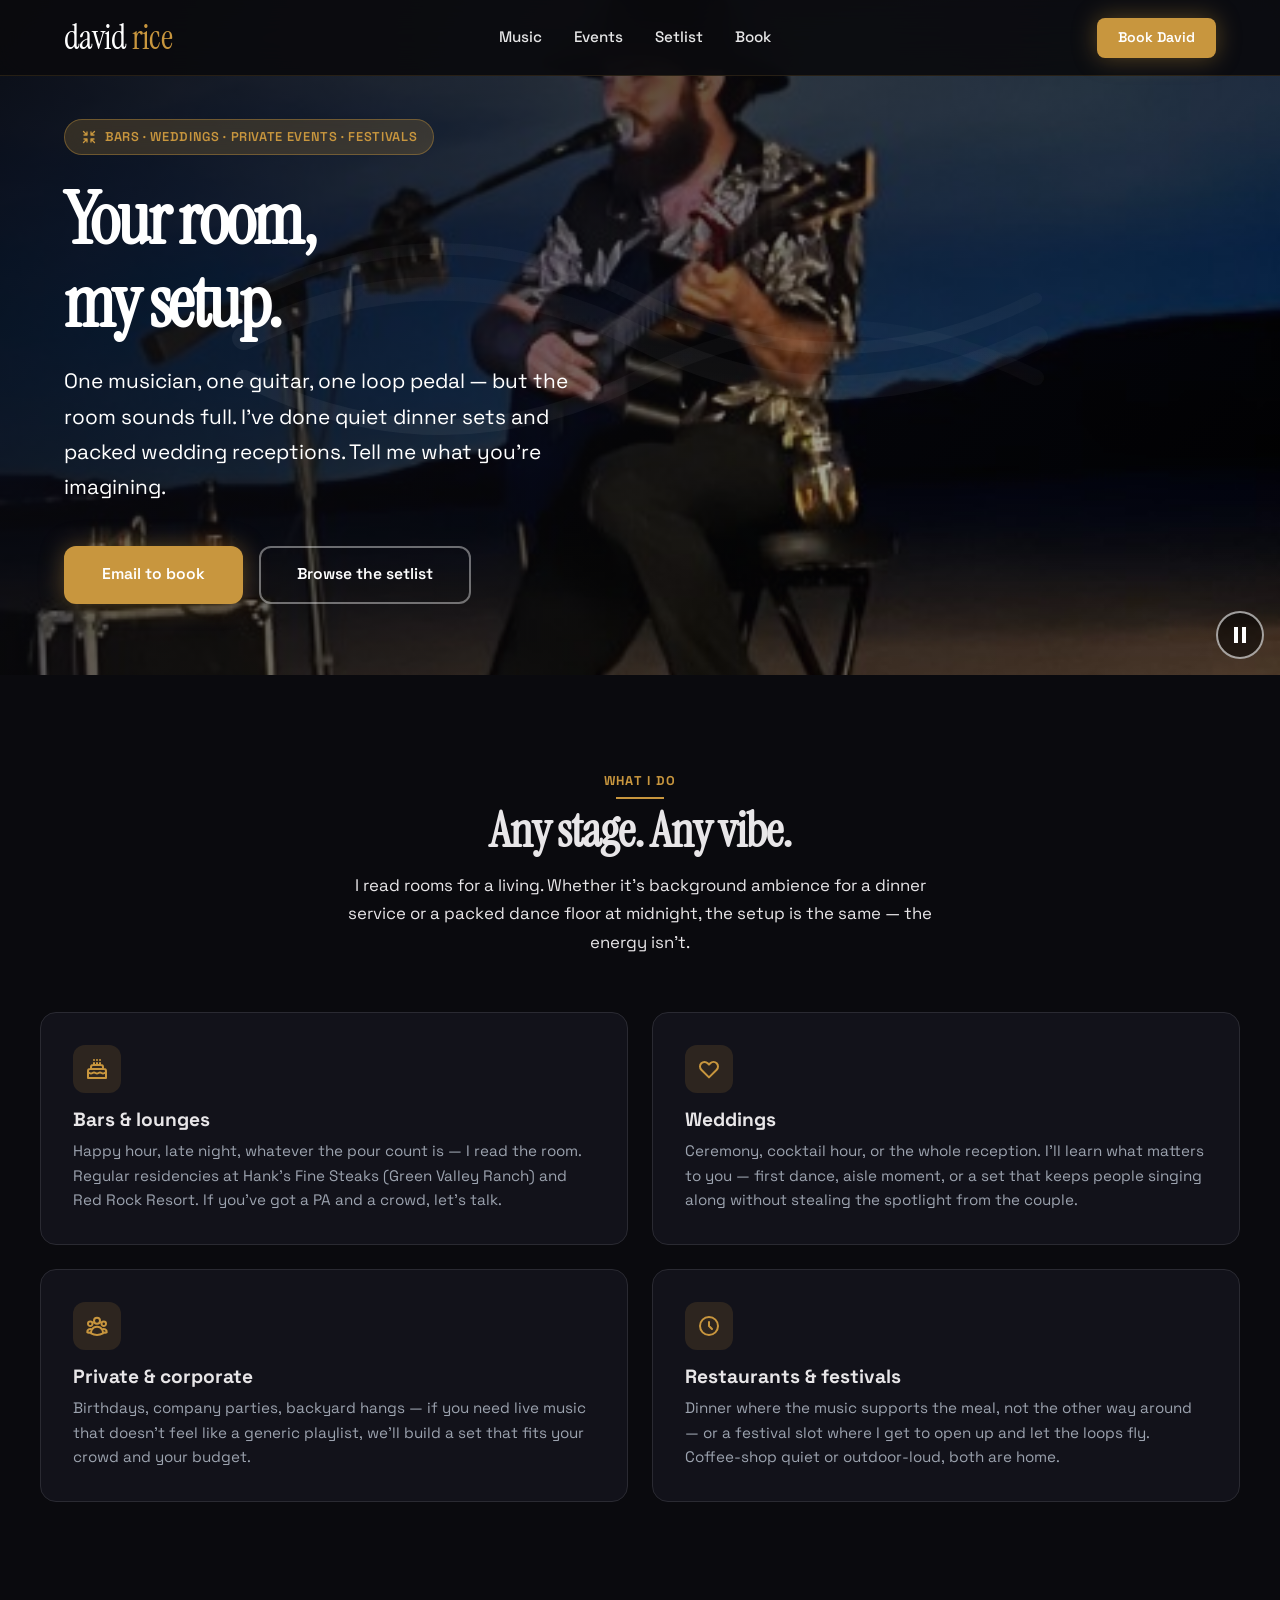
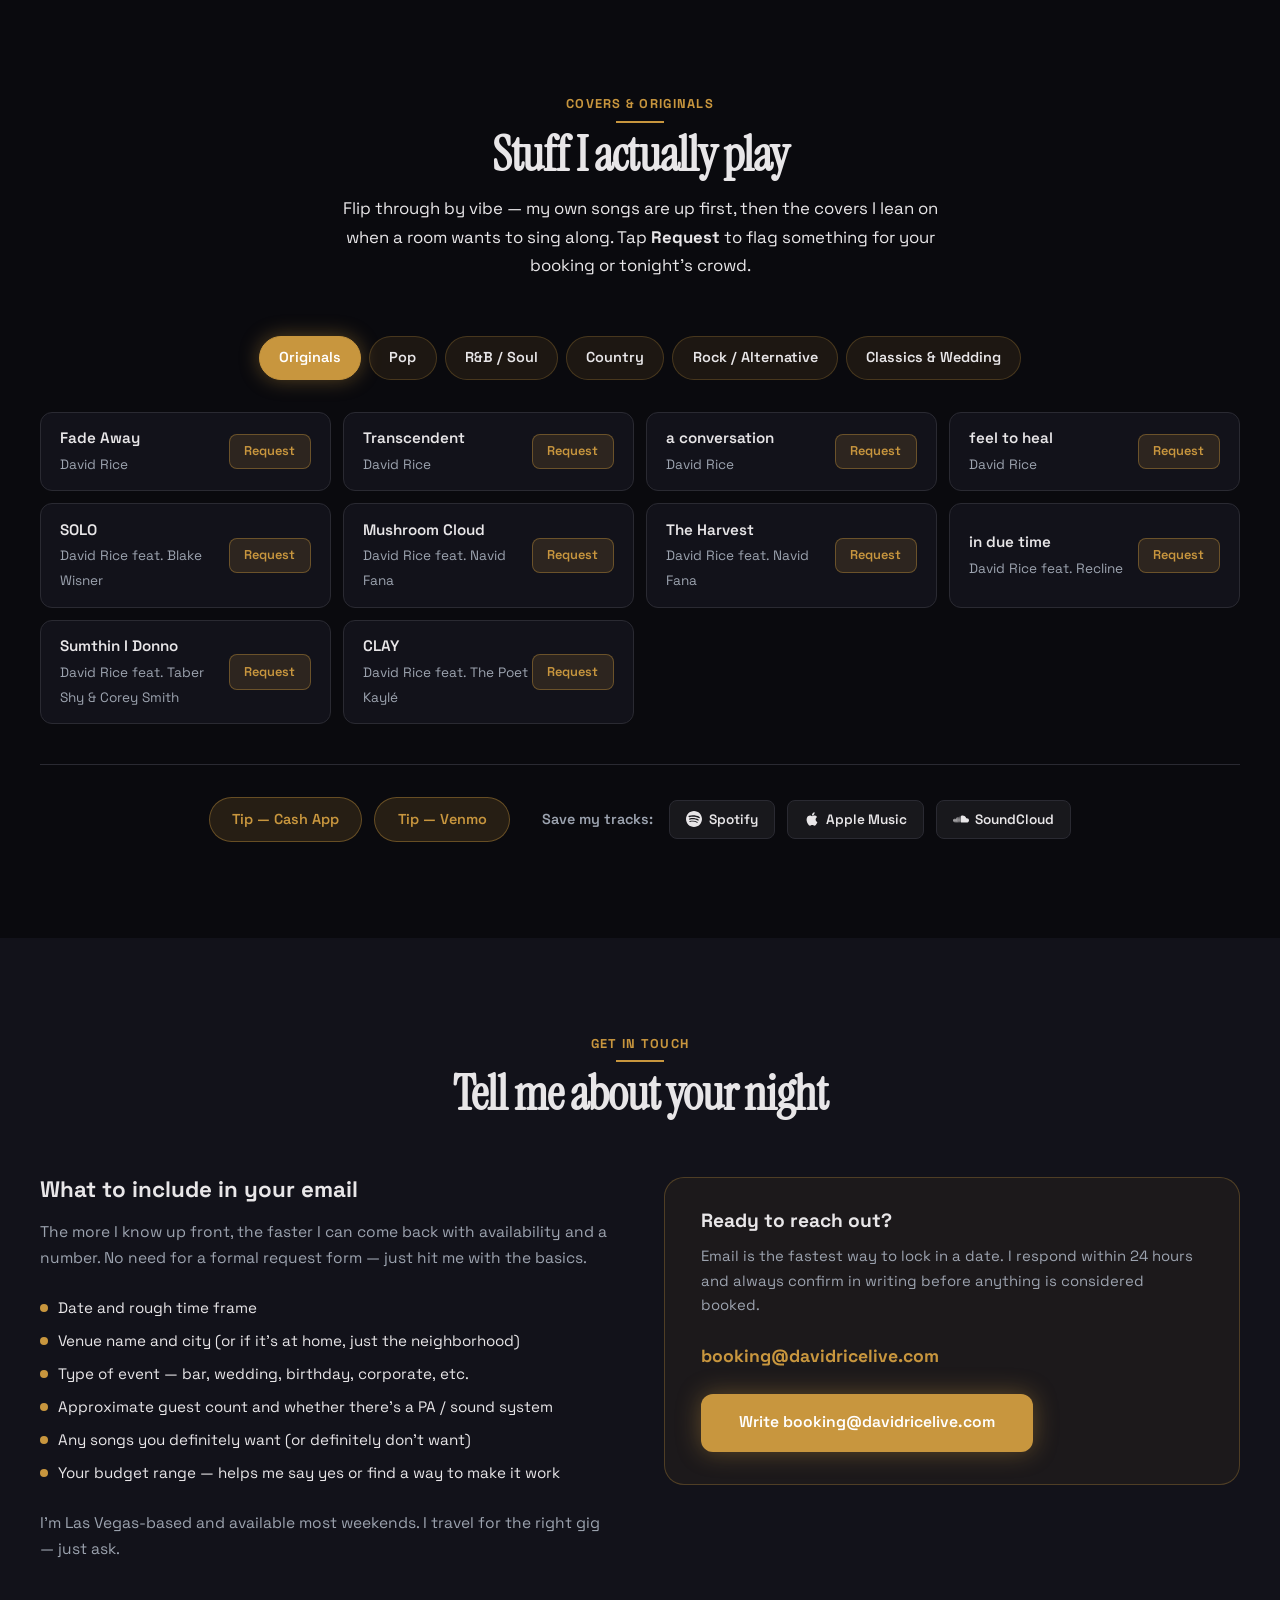
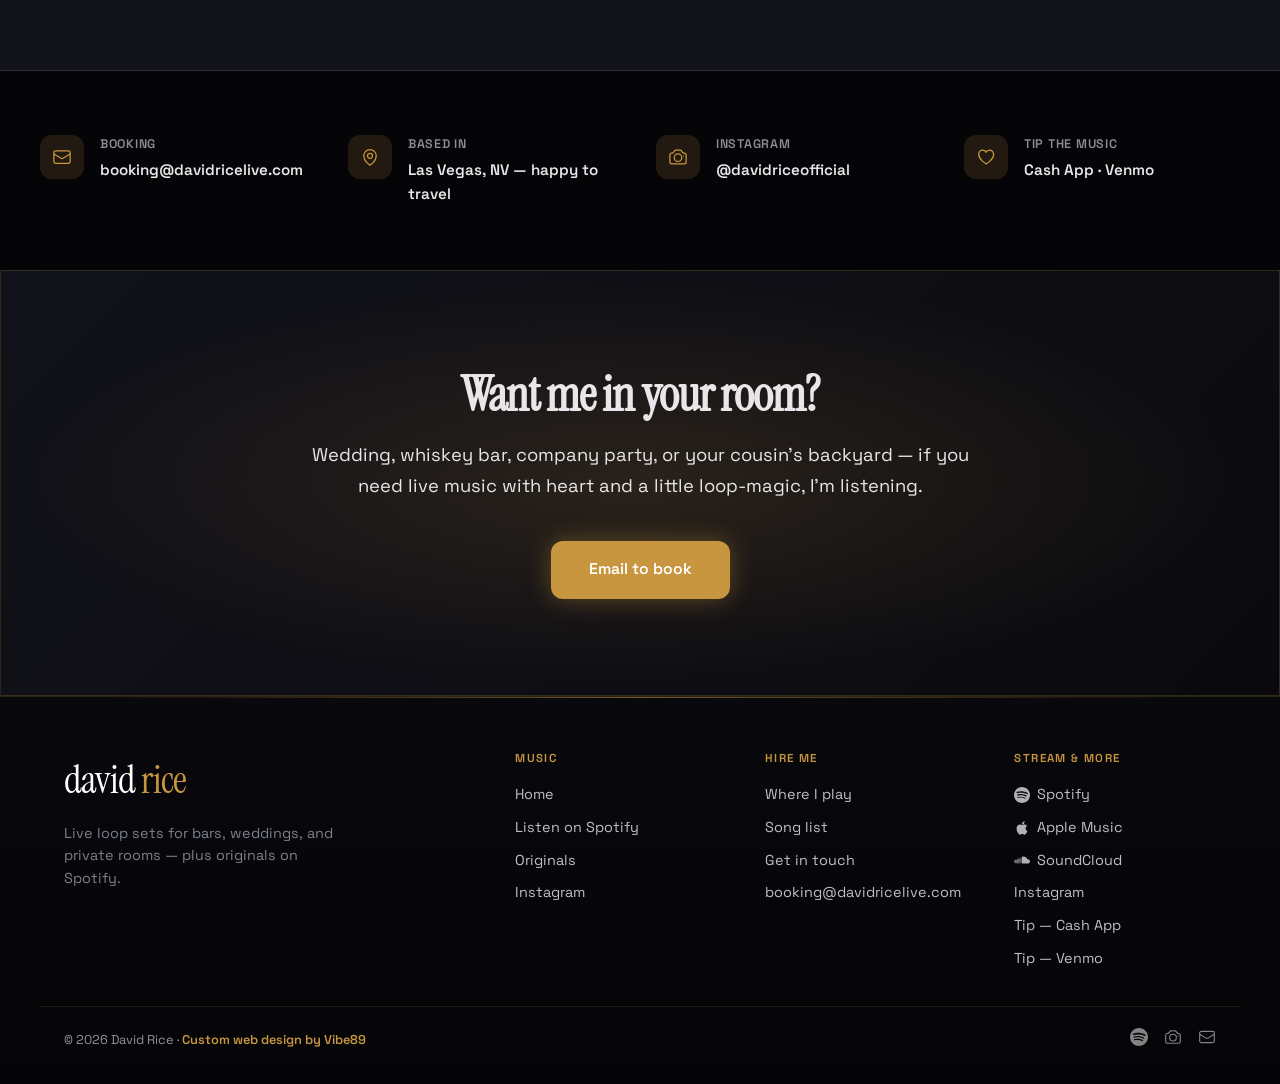
<file: book.html>
<!DOCTYPE html>
<html lang="en">
<head>
  <meta charset="UTF-8">
  <meta name="viewport" content="width=device-width, initial-scale=1.0, viewport-fit=cover">
  <link rel="icon" type="image/png" href="favicon.png">
  <title>Hire David Rice — Las Vegas live music for bars, weddings &amp; events</title>
  <meta name="description" content="Book David Rice for your bar, wedding, private event, or festival. Las Vegas-based singer-songwriter with guitar, loop pedal, and a 100+ song setlist. Email booking@davidricelive.com.">
  <link rel="preconnect" href="https://fonts.googleapis.com">
  <link rel="preconnect" href="https://fonts.gstatic.com" crossorigin>
  <link href="https://fonts.googleapis.com/css2?family=Space+Grotesk:wght@400;500;600;700&family=Instrument+Serif:ital@0;1&display=swap" rel="stylesheet">
  <link rel="stylesheet" href="demo-shared.css">
  <script src="demo-shared.js" defer></script>
  <style>
    :root {
      --bg: #0a0a0e;
      --text: #e8e6e8;
      --text-muted: #9ca3af;
      --border: #2a2a32;
      --accent: #c8963e;
      --accent-glow: rgba(200, 150, 62, 0.4);
      --accent-dim: rgba(200, 150, 62, 0.15);
    }
    body { font-family: 'Space Grotesk', sans-serif; }
    .davidrice h1, .davidrice h2, .davidrice .demo-nav__logo { font-family: 'Instrument Serif', Georgia, serif; }

    .davidrice .demo-nav {
      background: rgba(10, 10, 14, 0.92);
      backdrop-filter: blur(20px);
      border-bottom: 1px solid rgba(200, 150, 62, 0.15);
    }
    .davidrice .demo-nav__logo {
      color: #fff;
      font-size: clamp(1.65rem, 4.8vw, 2.15rem);
      font-weight: 400;
      letter-spacing: -0.02em;
      line-height: 1.05;
    }
    .davidrice .demo-nav__logo span { color: var(--accent); }
    .davidrice .demo-nav__links a { color: rgba(255,255,255,0.9); }
    .davidrice .demo-nav__links a::after { background: var(--accent); }
    .davidrice .demo-nav__cta {
      background: var(--accent); color: #fff;
      box-shadow: 0 0 24px var(--accent-glow);
    }
    .davidrice .demo-nav__cta:hover { box-shadow: 0 0 36px var(--accent-glow); }
    .davidrice .demo-nav__toggle span { background: #fff; }

    .davidrice .demo-hero__overlay {
      background: linear-gradient(135deg, rgba(10,10,14,0.95) 0%, rgba(10,10,14,0.55) 50%, transparent 100%);
    }
    .davidrice .demo-hero__content { color: #fff; }
    .davidrice .demo-hero__badge {
      background: rgba(200, 150, 62, 0.2);
      border: 1px solid rgba(200, 150, 62, 0.4);
      color: var(--accent);
    }
    .davidrice .btn--primary {
      background: var(--accent); color: #fff;
      box-shadow: 0 0 24px var(--accent-glow);
    }
    .davidrice .btn--primary:hover { box-shadow: 0 0 36px var(--accent-glow); }
    .davidrice .btn--outline {
      background: transparent;
      border: 2px solid rgba(255,255,255,0.4); color: #fff;
    }
    .davidrice .btn--outline:hover { background: rgba(255,255,255,0.08); }

    .davidrice .demo-hero__bg video {
      position: absolute; inset: 0;
      width: 100%; height: 100%; object-fit: cover;
    }
    .davidrice .demo-hero__bg img { display: none; }
    .davidrice .demo-hero.loaded .demo-hero__bg video { animation: heroPulse 12s ease-in-out infinite; }
    @keyframes heroPulse { 0%, 100% { transform: scale(1); } 50% { transform: scale(1.05); } }
    @media (prefers-reduced-motion: reduce) { .davidrice .demo-hero.loaded .demo-hero__bg video { animation: none; } }

    .davidrice .contact-strip { background: #050508; color: #e8e6e8; border-top: 1px solid var(--border); }
    .davidrice .contact-item__icon { background: var(--accent-dim); }
    .davidrice .contact-item__icon svg { color: var(--accent); }

    .davidrice .demo-cta {
      background: linear-gradient(135deg, #12121a 0%, #0a0a0e 100%);
      border: 1px solid rgba(200, 150, 62, 0.2);
      position: relative; overflow: hidden;
    }
    .davidrice .demo-cta::before {
      content: ''; position: absolute; inset: -50%;
      background: radial-gradient(ellipse 40% 40% at 50% 50%, rgba(200, 150, 62, 0.15) 0%, transparent 60%);
      pointer-events: none;
    }
    .davidrice .demo-cta .demo-cta__inner { position: relative; z-index: 1; }
    .davidrice .demo-cta .btn { background: var(--accent); color: #fff; box-shadow: 0 0 24px var(--accent-glow); }

    .davidrice .demo-footer {
      background: linear-gradient(180deg, #08080d 0%, #050508 100%);
      color: var(--text-muted);
      border-top: 1px solid rgba(200, 150, 62, 0.2);
      padding: 0;
      position: relative;
    }
    .davidrice .demo-footer::before {
      content: '';
      position: absolute;
      top: 0;
      left: 8%;
      right: 8%;
      height: 1px;
      background: linear-gradient(90deg, transparent, rgba(200, 150, 62, 0.55), transparent);
      pointer-events: none;
    }
    .davidrice .demo-footer__inner {
      padding: 3.25rem 1.5rem 2.25rem;
      align-items: start;
    }
    .davidrice .demo-footer__brand-link {
      display: inline-block;
      text-decoration: none;
      color: inherit;
      margin-bottom: 0.65rem;
    }
    .davidrice .demo-footer__brand {
      font-family: 'Instrument Serif', Georgia, serif;
      font-weight: 400;
      font-size: clamp(1.95rem, 3.8vw, 2.45rem);
      letter-spacing: -0.02em;
      color: #fff;
      margin-bottom: 0;
    }
    .davidrice .demo-footer__brand span { color: var(--accent); }
    .davidrice .demo-footer__brand-link:hover .demo-footer__brand { color: var(--accent); }
    .davidrice .demo-footer__brand-link:hover .demo-footer__brand span { color: #fff; }
    .davidrice .demo-footer__desc {
      opacity: 0.78;
      line-height: 1.55;
      max-width: 280px;
    }
    .davidrice .demo-footer__col-title {
      opacity: 1;
      color: var(--accent);
      font-size: 0.72rem;
      font-weight: 600;
      letter-spacing: 0.12em;
      margin-bottom: 1rem;
    }
    .davidrice .demo-footer__links a {
      opacity: 0.88;
      color: rgba(255, 255, 255, 0.85);
      display: inline-flex;
      align-items: center;
      gap: 0.4rem;
    }
    .davidrice .demo-footer__links a svg { flex-shrink: 0; opacity: 0.92; }
    .davidrice .demo-footer__links a:hover {
      opacity: 1;
      color: var(--accent);
    }
    .davidrice .demo-footer__bottom {
      border-top-color: rgba(200, 150, 62, 0.14);
      margin-top: 0;
      padding: 1.35rem 1.5rem 2rem;
      opacity: 1;
      color: rgba(156, 163, 175, 0.9);
    }
    .davidrice .demo-footer__legal {
      margin: 0;
      font-size: 0.8rem;
    }
    .davidrice .demo-footer__credit a {
      color: var(--accent);
      font-weight: 600;
      text-decoration: none;
    }
    .davidrice .demo-footer__credit a:hover {
      text-decoration: underline;
      text-underline-offset: 3px;
    }
    .davidrice .demo-footer__socials a {
      opacity: 0.55;
      color: rgba(255, 255, 255, 0.92);
    }
    .davidrice .demo-footer__socials a:hover {
      opacity: 1;
      color: var(--accent);
    }

    /* Hero deco waves */
    .davidrice .hero-deco__wave { transform-origin: center; animation: heroDecoWave 6s ease-in-out infinite; }
    .davidrice .hero-deco__wave--2 { animation-delay: -2s; }
    .davidrice .hero-deco__wave--3 { animation-delay: -4s; }
    @keyframes heroDecoWave {
      0%, 100% { opacity: .5; transform: translateY(0) scale(1); }
      50% { opacity: 1; transform: translateY(-8px) scale(1.06); }
    }

    /* ── Venue grid ── */
    .davidrice .venue-grid {
      display: grid;
      grid-template-columns: repeat(2, 1fr);
      gap: 1.5rem;
    }
    .davidrice .venue-card {
      padding: 2rem; border-radius: 16px;
      border: 1px solid var(--border); background: #12121a;
      transition: border-color 0.3s, box-shadow 0.3s;
    }
    .davidrice .venue-card:hover {
      border-color: rgba(200, 150, 62, 0.3);
      box-shadow: 0 0 30px rgba(200, 150, 62, 0.1);
    }
    .davidrice .venue-card__icon {
      width: 48px; height: 48px; border-radius: 12px;
      background: var(--accent-dim);
      display: flex; align-items: center; justify-content: center;
      margin-bottom: 1rem;
    }
    .davidrice .venue-card__icon svg { color: var(--accent); width: 24px; height: 24px; }
    .davidrice .venue-card__title { font-size: 1.2rem; font-weight: 700; margin-bottom: 0.5rem; }
    .davidrice .venue-card__desc { font-size: 0.95rem; color: var(--text-muted); line-height: 1.6; }
    @media (max-width: 640px) { .davidrice .venue-grid { grid-template-columns: 1fr; } }

    /* ── Song request ── */
    .davidrice .songs-section { background: #0a0a0e; }
    .davidrice .songs-tabs {
      display: flex; flex-wrap: wrap; gap: 0.5rem;
      margin-bottom: 2rem; justify-content: center;
    }
    .davidrice .songs-tab {
      padding: 0.6rem 1.2rem; border-radius: 50px;
      font-size: 0.9rem; font-weight: 600;
      background: rgba(200, 150, 62, 0.1);
      border: 1px solid rgba(200, 150, 62, 0.25); color: var(--text);
      cursor: pointer; transition: background 0.3s, border-color 0.3s, box-shadow 0.3s;
    }
    .davidrice .songs-tab:hover {
      background: rgba(200, 150, 62, 0.2);
      border-color: rgba(200, 150, 62, 0.4);
    }
    .davidrice .songs-tab.active {
      background: var(--accent); border-color: var(--accent);
      color: #fff; box-shadow: 0 0 20px var(--accent-glow);
    }
    .davidrice .songs-list {
      display: grid;
      grid-template-columns: repeat(auto-fill, minmax(280px, 1fr));
      gap: 0.75rem;
    }
    .davidrice .song-item {
      display: flex; align-items: center; justify-content: space-between;
      padding: 0.85rem 1.2rem; border-radius: 12px;
      border: 1px solid var(--border); background: #12121a;
      transition: border-color 0.3s, transform 0.2s;
    }
    .davidrice .song-item:hover { border-color: rgba(200, 150, 62, 0.4); transform: translateX(4px); }
    .davidrice .song-item__info { flex: 1; min-width: 0; }
    .davidrice .song-item__title { font-weight: 600; font-size: 0.95rem; display: block; }
    .davidrice .song-item__artist { font-size: 0.85rem; color: var(--text-muted); margin-top: 0.15rem; }
    .davidrice .song-item__request {
      padding: 0.4rem 0.9rem; border-radius: 8px;
      font-size: 0.8rem; font-weight: 600;
      background: var(--accent-dim);
      border: 1px solid rgba(200, 150, 62, 0.4); color: var(--accent);
      cursor: pointer; transition: background 0.3s, transform 0.2s;
    }
    .davidrice .song-item__request:hover { background: var(--accent); color: #fff; transform: scale(1.05); }
    .davidrice .song-item__request.requested {
      background: rgba(34, 197, 94, 0.2);
      border-color: rgba(34, 197, 94, 0.5); color: #22c55e;
    }
    .davidrice .songs-panel { display: none; }
    .davidrice .songs-panel.active { display: block; }
    .davidrice .songs-footer {
      display: flex; flex-wrap: wrap; align-items: center; justify-content: center;
      gap: 2rem; margin-top: 2.5rem; padding-top: 2rem;
      border-top: 1px solid var(--border);
    }
    .davidrice .btn-tip {
      padding: 0.6rem 1.4rem; border-radius: 50px;
      font-size: 0.9rem; font-weight: 600;
      background: var(--accent-dim);
      border: 1px solid rgba(200, 150, 62, 0.4); color: var(--accent);
      cursor: pointer; transition: background 0.3s, transform 0.2s;
    }
    .davidrice .btn-tip:hover { background: var(--accent); color: #fff; transform: translateY(-2px); }
    .davidrice .original-music { display: flex; align-items: center; gap: 1rem; }
    .davidrice .original-music__label { font-size: 0.9rem; font-weight: 600; color: var(--text-muted); }
    .davidrice .original-music__links { display: flex; gap: 0.75rem; }
    .davidrice .original-music__links a {
      display: inline-flex; align-items: center; gap: 0.4rem;
      padding: 0.5rem 1rem; border-radius: 8px;
      font-size: 0.85rem; font-weight: 600;
      background: rgba(255,255,255,0.06); border: 1px solid var(--border); color: var(--text);
      transition: border-color 0.3s, background 0.3s;
    }
    .davidrice .original-music__links a:hover { border-color: rgba(200,150,62,0.4); background: rgba(200,150,62,0.1); }

    /* ── Booking section ── */
    .davidrice .booking-section { background: #12121a; }
    .davidrice .booking-grid {
      display: grid; grid-template-columns: 1fr 1fr; gap: 3rem; align-items: start;
    }
    .davidrice .booking-info h3 { font-size: 1.4rem; font-weight: 700; margin-bottom: 1rem; }
    .davidrice .booking-info p { color: var(--text-muted); font-size: 0.97rem; line-height: 1.7; margin-bottom: 0.75rem; }
    .davidrice .booking-checklist { list-style: none; margin: 1.5rem 0; display: flex; flex-direction: column; gap: 0.55rem; }
    .davidrice .booking-checklist li { display: flex; align-items: center; gap: 0.65rem; font-size: 0.95rem; }
    .davidrice .booking-checklist li::before {
      content: ''; width: 8px; height: 8px; border-radius: 50%;
      background: var(--accent); flex-shrink: 0;
    }
    .davidrice .booking-contact-card {
      padding: 2rem 2.25rem; border-radius: 20px;
      border: 1px solid rgba(200, 150, 62, 0.3);
      background: rgba(200, 150, 62, 0.06);
    }
    .davidrice .booking-contact-card h3 { font-size: 1.2rem; font-weight: 700; margin-bottom: 0.75rem; }
    .davidrice .booking-contact-card p { color: var(--text-muted); font-size: 0.93rem; line-height: 1.65; margin-bottom: 1.5rem; }
    .davidrice .booking-email {
      display: block; font-size: 1.1rem; font-weight: 700; color: var(--accent);
      margin-bottom: 1.5rem; word-break: break-all;
    }
    @media (max-width: 768px) { .davidrice .booking-grid { grid-template-columns: 1fr; } }

    .davidrice .tip-links {
      display: flex;
      flex-wrap: wrap;
      gap: 0.75rem;
      justify-content: center;
      align-items: center;
    }
    .davidrice .tip-links .btn-tip {
      text-decoration: none;
      display: inline-flex;
      align-items: center;
    }
    .davidrice .contact-item__value a + a { margin-left: 0.35rem; }

    /* ── Song request thank-you modal ── */
    .song-request-modal {
      position: fixed;
      inset: 0;
      z-index: 10050;
      display: flex;
      align-items: center;
      justify-content: center;
      padding: 1.25rem;
    }
    .song-request-modal[hidden] {
      display: none !important;
    }
    .song-request-modal__overlay {
      position: absolute;
      inset: 0;
      background: rgba(5, 5, 8, 0.72);
      backdrop-filter: blur(8px);
      cursor: pointer;
    }
    .song-request-modal__dialog {
      position: relative;
      z-index: 1;
      width: 100%;
      max-width: 420px;
      padding: 1.75rem 1.75rem 1.5rem;
      border-radius: 20px;
      border: 1px solid rgba(200, 150, 62, 0.35);
      background: #12121a;
      box-shadow: 0 24px 48px rgba(0, 0, 0, 0.55), 0 0 40px rgba(200, 150, 62, 0.12);
      color: #e8e6e8;
    }
    .song-request-modal__close {
      position: absolute;
      top: 0.85rem;
      right: 0.85rem;
      width: 2.25rem;
      height: 2.25rem;
      border-radius: 10px;
      border: 1px solid var(--border);
      background: rgba(255, 255, 255, 0.06);
      color: rgba(255, 255, 255, 0.85);
      font-size: 1.35rem;
      line-height: 1;
      cursor: pointer;
      display: flex;
      align-items: center;
      justify-content: center;
      transition: background 0.2s, border-color 0.2s, color 0.2s;
    }
    .song-request-modal__close:hover {
      background: rgba(200, 150, 62, 0.15);
      border-color: rgba(200, 150, 62, 0.45);
      color: var(--accent);
    }
    .song-request-modal__title {
      font-family: 'Instrument Serif', Georgia, serif;
      font-size: 1.5rem;
      font-weight: 400;
      margin: 0 2.25rem 0.75rem 0;
      letter-spacing: -0.02em;
      color: #fff;
    }
    .song-request-modal__text {
      font-size: 0.95rem;
      line-height: 1.65;
      color: var(--text-muted);
      margin: 0 0 1.25rem;
    }
    .song-request-modal__tips-label {
      font-size: 0.72rem;
      font-weight: 600;
      letter-spacing: 0.12em;
      text-transform: uppercase;
      color: var(--accent);
      margin-bottom: 0.65rem;
    }
    .song-request-modal__tips {
      display: flex;
      flex-wrap: wrap;
      gap: 0.65rem;
    }
    .song-request-modal__tips a {
      display: inline-flex;
      align-items: center;
      padding: 0.55rem 1.1rem;
      border-radius: 50px;
      font-size: 0.88rem;
      font-weight: 600;
      background: var(--accent-dim);
      border: 1px solid rgba(200, 150, 62, 0.45);
      color: var(--accent);
      text-decoration: none;
      transition: background 0.25s, color 0.25s;
    }
    .song-request-modal__tips a:hover {
      background: var(--accent);
      color: #fff;
    }
  </style>
</head>
<body class="davidrice">
  <a class="skip-link" href="#main">Skip to main content</a>

  <nav class="demo-nav" aria-label="Main navigation">
    <div class="demo-nav__inner">
      <a href="index.html" class="demo-nav__logo" aria-label="David Rice">david <span>rice</span></a>
      <ul class="demo-nav__links" role="list">
        <li><a href="index.html">Music</a></li>
        <li><a href="#events">Events</a></li>
        <li><a href="#songs">Setlist</a></li>
        <li><a href="#booking">Book</a></li>
      </ul>
      <a href="#booking" class="demo-nav__cta" role="button">Book David</a>
      <button class="demo-nav__toggle" aria-label="Toggle menu" aria-expanded="false"><span></span><span></span><span></span></button>
    </div>
  </nav>

  <main id="main">

    <!-- ── HERO ── -->
    <section class="demo-hero" aria-label="Hero">
      <div class="demo-hero__bg">
        <video autoplay muted loop playsinline poster="images/davidrice-live-desert-night.png">
          <source src="https://assets.mixkit.co/videos/479/479-720.mp4" type="video/mp4">
        </video>
      </div>
      <div class="demo-hero__overlay" aria-hidden="true"></div>
      <div class="demo-hero__content">
        <div class="demo-hero__badge" data-reveal="up">
          <svg xmlns="http://www.w3.org/2000/svg" width="16" height="16" fill="none" viewBox="0 0 24 24" stroke="currentColor" stroke-width="2"><path stroke-linecap="round" stroke-linejoin="round" d="M9 9V4.5M9 9H4.5M9 9 3.75 3.75M9 15v4.5M9 15H4.5M9 15l-5.25 5.25M15 9h4.5M15 9V4.5M15 9l5.25-5.25M15 15h4.5M15 15v4.5m0-4.5 5.25 5.25"/></svg>
          BARS · WEDDINGS · PRIVATE EVENTS · FESTIVALS
        </div>
        <h1 class="demo-hero__title" data-reveal="up" data-reveal-delay="1">Your room,<br>my setup.</h1>
        <p class="demo-hero__sub" data-reveal="up" data-reveal-delay="2">One musician, one guitar, one loop pedal — but the room sounds full. I've done quiet dinner sets and packed wedding receptions. Tell me what you're imagining.</p>
        <div class="demo-hero__actions" data-reveal="up" data-reveal-delay="3">
          <a href="#booking" class="btn btn--primary" role="button">Email to book</a>
          <a href="#songs" class="btn btn--outline" role="button">Browse the setlist</a>
        </div>
      </div>
    </section>

    <!-- ── EVENTS ── -->
    <section id="events" class="demo-section" style="background:#0a0a0e;" aria-labelledby="events-title">
      <div class="demo-section__inner">
        <div class="demo-section__header demo-section__header--center" data-reveal="up">
          <p class="demo-section__eyebrow">What I do</p>
          <h2 class="demo-section__title" id="events-title">Any stage. Any vibe.</h2>
          <p class="demo-section__desc">I read rooms for a living. Whether it's background ambience for a dinner service or a packed dance floor at midnight, the setup is the same — the energy isn't.</p>
        </div>
        <div class="venue-grid">
          <article class="venue-card" data-reveal="up" data-reveal-delay="1">
            <div class="venue-card__icon"><svg xmlns="http://www.w3.org/2000/svg" fill="none" viewBox="0 0 24 24" stroke="currentColor" stroke-width="2"><path stroke-linecap="round" stroke-linejoin="round" d="M21 15.546c-.523 0-1.046.151-1.5.454a2.704 2.704 0 0 1-3 0 2.704 2.704 0 0 0-3 0 2.704 2.704 0 0 1-3 0 2.704 2.704 0 0 0-3 0 2.704 2.704 0 0 1-3 0 2.701 2.701 0 0 0-1.5-.454M9 6v2m3-2v2m3-2v2M9 3h.01M12 3h.01M15 3h.01M21 21v-7a2 2 0 0 0-2-2H5a2 2 0 0 0-2 2v7h18zm-3-9v-2a2 2 0 0 0-2-2H8a2 2 0 0 0-2 2v2h12z"/></svg></div>
            <h3 class="venue-card__title">Bars &amp; lounges</h3>
            <p class="venue-card__desc">Happy hour, late night, whatever the pour count is — I read the room. Regular residencies at Hank's Fine Steaks (Green Valley Ranch) and Red Rock Resort. If you've got a PA and a crowd, let's talk.</p>
          </article>
          <article class="venue-card" data-reveal="up" data-reveal-delay="2">
            <div class="venue-card__icon"><svg xmlns="http://www.w3.org/2000/svg" fill="none" viewBox="0 0 24 24" stroke="currentColor" stroke-width="2"><path stroke-linecap="round" stroke-linejoin="round" d="M4.318 6.318a4.5 4.5 0 0 0 0 6.364L12 20.364l7.682-7.682a4.5 4.5 0 0 0-6.364-6.364L12 7.636l-1.318-1.318a4.5 4.5 0 0 0-6.364 0z"/></svg></div>
            <h3 class="venue-card__title">Weddings</h3>
            <p class="venue-card__desc">Ceremony, cocktail hour, or the whole reception. I'll learn what matters to you — first dance, aisle moment, or a set that keeps people singing along without stealing the spotlight from the couple.</p>
          </article>
          <article class="venue-card" data-reveal="up" data-reveal-delay="3">
            <div class="venue-card__icon"><svg xmlns="http://www.w3.org/2000/svg" fill="none" viewBox="0 0 24 24" stroke="currentColor" stroke-width="2"><path stroke-linecap="round" stroke-linejoin="round" d="M18 18.72a9.094 9.094 0 0 0 3.741-.479 3 3 0 0 0-4.682-2.72m.94 3.198.001.031c0 .225-.012.447-.037.666A11.944 11.944 0 0 1 12 21c-2.17 0-4.207-.576-5.963-1.584A6.062 6.062 0 0 1 6 18.719m12 0a5.971 5.971 0 0 0-.941-3.197m0 0A5.995 5.995 0 0 0 12 12.75a5.995 5.995 0 0 0-5.058 2.772m0 0a3 3 0 0 0-4.681 2.72 8.986 8.986 0 0 0 3.74.477m.94-3.197a5.971 5.971 0 0 0-.94 3.197M15 6.75a3 3 0 1 1-6 0 3 3 0 0 1 6 0Zm6 3a2.25 2.25 0 1 1-4.5 0 2.25 2.25 0 0 1 4.5 0Zm-13.5 0a2.25 2.25 0 1 1-4.5 0 2.25 2.25 0 0 1 4.5 0Z"/></svg></div>
            <h3 class="venue-card__title">Private &amp; corporate</h3>
            <p class="venue-card__desc">Birthdays, company parties, backyard hangs — if you need live music that doesn't feel like a generic playlist, we'll build a set that fits your crowd and your budget.</p>
          </article>
          <article class="venue-card" data-reveal="up" data-reveal-delay="4">
            <div class="venue-card__icon"><svg xmlns="http://www.w3.org/2000/svg" fill="none" viewBox="0 0 24 24" stroke="currentColor" stroke-width="2"><path stroke-linecap="round" stroke-linejoin="round" d="M12 8v4l3 3m6-3a9 9 0 1 1-18 0 9 9 0 0 1 18 0z"/></svg></div>
            <h3 class="venue-card__title">Restaurants &amp; festivals</h3>
            <p class="venue-card__desc">Dinner where the music supports the meal, not the other way around — or a festival slot where I get to open up and let the loops fly. Coffee-shop quiet or outdoor-loud, both are home.</p>
          </article>
        </div>
      </div>
    </section>

    <!-- ── SETLIST ── -->
    <section id="songs" class="demo-section songs-section" aria-labelledby="songs-title">
      <div class="demo-section__inner">
        <div class="demo-section__header demo-section__header--center" data-reveal="up">
          <p class="demo-section__eyebrow">Covers &amp; originals</p>
          <h2 class="demo-section__title" id="songs-title">Stuff I actually play</h2>
          <p class="demo-section__desc">Flip through by vibe — my own songs are up first, then the covers I lean on when a room wants to sing along. Tap <strong>Request</strong> to flag something for your booking or tonight's crowd.</p>
        </div>
        <div class="songs-tabs" role="tablist" aria-label="Song genres" data-reveal="up" data-reveal-delay="1"></div>
        <div class="songs-panels" data-reveal="up" data-reveal-delay="2">
          <div class="songs-panel active" role="tabpanel">
            <div class="songs-list"></div>
          </div>
        </div>
        <div class="songs-footer" data-reveal="up" data-reveal-delay="3">
          <div class="tip-links">
            <a href="https://cash.app/$ricericebaby" class="btn-tip" target="_blank" rel="noopener noreferrer">Tip — Cash App</a>
            <a href="https://venmo.com/code?user_id=1956908449660928887&amp;created=1647710325.648871&amp;printed=1" class="btn-tip" target="_blank" rel="noopener noreferrer">Tip — Venmo</a>
          </div>
          <div class="original-music">
            <span class="original-music__label">Save my tracks:</span>
            <div class="original-music__links">
              <a href="https://open.spotify.com/artist/2GixEWDWntHiYW2dzmlQTt" target="_blank" rel="noopener noreferrer">
                <svg width="16" height="16" viewBox="0 0 24 24" fill="currentColor"><path d="M12 0C5.4 0 0 5.4 0 12s5.4 12 12 12 12-5.4 12-12S18.66 0 12 0zm5.521 17.34c-.24.359-.66.48-1.021.24-2.82-1.74-6.36-2.101-10.561-1.141-.418.122-.779-.179-.899-.539-.12-.421.18-.78.54-.9 4.56-1.021 8.52-.6 11.64 1.32.42.18.479.659.301 1.02zm1.44-3.3c-.301.42-.841.6-1.262.3-3.239-1.98-8.159-2.58-11.939-1.38-.479.12-1.02-.12-1.14-.6-.12-.48.12-1.021.6-1.141C9.6 9.9 15 10.561 18.72 12.84c.361.181.54.78.241 1.2zm.12-3.36C15.24 8.4 8.82 8.16 5.16 9.301c-.6.179-1.2-.181-1.38-.721-.18-.601.18-1.2.72-1.381 4.26-1.26 11.28-1.02 15.721 1.621.539.3.719 1.02.419 1.56-.299.421-1.02.599-1.559.3z"/></svg>
                Spotify
              </a>
              <a href="https://music.apple.com/us/artist/david-rice/1524883719" target="_blank" rel="noopener noreferrer">
                <svg width="16" height="16" viewBox="0 0 24 24" fill="currentColor" aria-hidden="true"><path d="M18.71 19.5c-.83 1.24-1.71 2.45-3.05 2.47-1.34.03-1.77-.79-3.29-.79-1.53 0-2 .77-3.27.82-1.31.05-2.3-1.32-3.14-2.53C4.25 17 2.94 12.45 4.7 9.39c.87-1.52 2.43-2.48 4.12-2.51 1.28-.02 2.5.87 3.29.87.78 0 2.26-1.07 3.81-.91.65.03 2.47.26 3.64 1.98-.09.06-2.17 1.28-2.15 3.81.03 3.02 2.65 4.03 2.68 4.04-.03.07-.42 1.44-1.38 2.83M13 3.5c.73-.83 1.94-1.46 2.94-1.5.13 1.17-.34 2.35-1.04 3.19-.69.85-1.83 1.51-2.95 1.42-.15-1.15.41-2.35 1.05-3.11z"/></svg>
                Apple Music
              </a>
              <a href="https://soundcloud.com/dahbeed-arroz/chocolatey-with-jonah-rice" target="_blank" rel="noopener noreferrer">
                <svg width="16" height="16" viewBox="0 0 24 24" fill="currentColor" aria-hidden="true"><path d="M23.999 14.165c-.052 1.796-1.612 3.169-3.4 3.169h-8.18a.68.68 0 0 1-.675-.683V7.862a.747.747 0 0 1 .452-.724s.75-.513 2.333-.513a5.364 5.364 0 0 1 2.763.755 5.433 5.433 0 0 1 2.57 3.54c.282-.08.574-.121.868-.12.884 0 1.73.358 2.347.992s.948 1.49.922 2.373ZM10.721 8.421c.247 2.98.427 5.697 0 8.672a.264.264 0 0 1-.53 0c-.395-2.946-.22-5.718 0-8.672a.264.264 0 0 1 .53 0ZM9.072 9.448c.285 2.659.37 4.986-.006 7.655a.277.277 0 0 1-.55 0c-.331-2.63-.256-5.02 0-7.655a.277.277 0 0 1 .556 0Zm-1.663-.257c.27 2.726.39 5.171 0 7.904a.266.266 0 0 1-.532 0c-.38-2.69-.257-5.21 0-7.904a.266.266 0 0 1 .532 0Zm-1.647.77a26.108 26.108 0 0 1-.008 7.147.272.272 0 0 1-.542 0 27.955 27.955 0 0 1 0-7.147.275.275 0 0 1 .55 0Zm-1.67 1.769c.421 1.865.228 3.5-.029 5.388a.257.257 0 0 1-.514 0c-.21-1.858-.398-3.549 0-5.389a.272.272 0 0 1 .543 0Zm-1.655-.273c.388 1.897.26 3.508-.01 5.412-.026.28-.514.283-.54 0-.244-1.878-.347-3.54-.01-5.412a.283.283 0 0 1 .56 0Zm-1.668.911c.4 1.268.257 2.292-.026 3.572a.257.257 0 0 1-.514 0c-.241-1.262-.354-2.312-.023-3.572a.283.283 0 0 1 .563 0Z"/></svg>
                SoundCloud
              </a>
            </div>
          </div>
        </div>
      </div>
    </section>

    <!-- ── BOOKING ── -->
    <section id="booking" class="demo-section booking-section" aria-labelledby="booking-title">
      <div class="demo-section__inner">
        <div class="demo-section__header demo-section__header--center" data-reveal="up">
          <p class="demo-section__eyebrow">Get in touch</p>
          <h2 class="demo-section__title" id="booking-title">Tell me about your night</h2>
        </div>
        <div class="booking-grid">
          <div class="booking-info" data-reveal="left">
            <h3>What to include in your email</h3>
            <p>The more I know up front, the faster I can come back with availability and a number. No need for a formal request form — just hit me with the basics.</p>
            <ul class="booking-checklist">
              <li>Date and rough time frame</li>
              <li>Venue name and city (or if it's at home, just the neighborhood)</li>
              <li>Type of event — bar, wedding, birthday, corporate, etc.</li>
              <li>Approximate guest count and whether there's a PA / sound system</li>
              <li>Any songs you definitely want (or definitely don't want)</li>
              <li>Your budget range — helps me say yes or find a way to make it work</li>
            </ul>
            <p>I'm Las Vegas-based and available most weekends. I travel for the right gig — just ask.</p>
          </div>
          <div class="booking-contact-card" data-reveal="right">
            <h3>Ready to reach out?</h3>
            <p>Email is the fastest way to lock in a date. I respond within 24 hours and always confirm in writing before anything is considered booked.</p>
            <a class="booking-email" href="mailto:booking@davidricelive.com">booking@davidricelive.com</a>
            <a href="mailto:booking@davidricelive.com" class="btn btn--primary" role="button">Write booking@davidricelive.com</a>
          </div>
        </div>
      </div>
    </section>

    <!-- ── CONTACT STRIP ── -->
    <section class="contact-strip" aria-label="Contact information">
      <div class="contact-strip__inner">
        <div class="contact-item">
          <div class="contact-item__icon" aria-hidden="true"><svg xmlns="http://www.w3.org/2000/svg" fill="none" viewBox="0 0 24 24" stroke-width="1.5" stroke="currentColor"><path stroke-linecap="round" stroke-linejoin="round" d="M21.75 6.75v10.5a2.25 2.25 0 0 1-2.25 2.25h-15a2.25 2.25 0 0 1-2.25-2.25V6.75m19.5 0A2.25 2.25 0 0 0 19.5 4.5h-15a2.25 2.25 0 0 0-2.25 2.25m19.5 0v.243a2.25 2.25 0 0 1-1.07 1.916l-7.5 4.615a2.25 2.25 0 0 1-2.36 0L3.32 8.91a2.25 2.25 0 0 1-1.07-1.916V6.75"/></svg></div>
          <div><div class="contact-item__label">Booking</div><div class="contact-item__value"><a href="mailto:booking@davidricelive.com">booking@davidricelive.com</a></div></div>
        </div>
        <div class="contact-item">
          <div class="contact-item__icon" aria-hidden="true"><svg xmlns="http://www.w3.org/2000/svg" fill="none" viewBox="0 0 24 24" stroke-width="1.5" stroke="currentColor"><path stroke-linecap="round" stroke-linejoin="round" d="M15 10.5a3 3 0 1 1-6 0 3 3 0 0 1 6 0Z"/><path stroke-linecap="round" stroke-linejoin="round" d="M19.5 10.5c0 7.142-7.5 11.25-7.5 11.25S4.5 17.642 4.5 10.5a7.5 7.5 0 1 1 15 0Z"/></svg></div>
          <div><div class="contact-item__label">Based in</div><div class="contact-item__value">Las Vegas, NV — happy to travel</div></div>
        </div>
        <div class="contact-item">
          <div class="contact-item__icon" aria-hidden="true"><svg xmlns="http://www.w3.org/2000/svg" fill="none" viewBox="0 0 24 24" stroke-width="1.5" stroke="currentColor"><path stroke-linecap="round" stroke-linejoin="round" d="M6.827 6.175A2.31 2.31 0 0 1 5.186 7.23c-.38.054-.757.112-1.134.175C2.999 7.58 2.25 8.507 2.25 9.574V18a2.25 2.25 0 0 0 2.25 2.25h15A2.25 2.25 0 0 0 21.75 18V9.574c0-1.067-.75-1.994-1.802-2.169a47.865 47.865 0 0 0-1.134-.175 2.31 2.31 0 0 1-1.64-1.055l-.822-1.316a2.192 2.192 0 0 0-1.736-1.039 48.774 48.774 0 0 0-5.232 0 2.192 2.192 0 0 0-1.736 1.039l-.821 1.316Z"/><path stroke-linecap="round" stroke-linejoin="round" d="M16.5 12.75a4.5 4.5 0 1 1-9 0 4.5 4.5 0 0 1 9 0ZM18.75 10.5h.008v.008h-.008V10.5Z"/></svg></div>
          <div><div class="contact-item__label">Instagram</div><div class="contact-item__value"><a href="https://www.instagram.com/davidriceofficial/" target="_blank" rel="noopener noreferrer">@davidriceofficial</a></div></div>
        </div>
        <div class="contact-item">
          <div class="contact-item__icon" aria-hidden="true"><svg xmlns="http://www.w3.org/2000/svg" fill="none" viewBox="0 0 24 24" stroke-width="1.5" stroke="currentColor"><path stroke-linecap="round" stroke-linejoin="round" d="M21 8.25c0-2.485-2.099-4.5-4.688-4.5-1.935 0-3.597 1.126-4.312 2.733C11.54 4.876 9.878 3.75 7.943 3.75 5.354 3.75 3.255 5.765 3.255 8.25c0 7.22 9 12 9 12s9-4.78 9-12z"/></svg></div>
          <div><div class="contact-item__label">Tip the music</div><div class="contact-item__value"><a href="https://cash.app/$ricericebaby" target="_blank" rel="noopener noreferrer">Cash App</a><span class="contact-item__sep" aria-hidden="true"> · </span><a href="https://venmo.com/code?user_id=1956908449660928887&amp;created=1647710325.648871&amp;printed=1" target="_blank" rel="noopener noreferrer">Venmo</a></div></div>
        </div>
      </div>
    </section>

    <!-- ── CTA ── -->
    <section class="demo-cta" aria-labelledby="cta-heading">
      <div class="demo-cta__inner">
        <h2 id="cta-heading" data-reveal="up">Want me in your room?</h2>
        <p data-reveal="up" data-reveal-delay="1">Wedding, whiskey bar, company party, or your cousin's backyard — if you need live music with heart and a little loop-magic, I'm listening.</p>
        <a href="mailto:booking@davidricelive.com" class="btn" role="button" data-reveal="up" data-reveal-delay="2">Email to book</a>
      </div>
    </section>

  </main>

  <footer class="demo-footer" role="contentinfo">
    <div class="demo-footer__inner">
      <div>
        <a href="index.html" class="demo-footer__brand-link">
          <div class="demo-footer__brand">david <span>rice</span></div>
        </a>
        <p class="demo-footer__desc">Live loop sets for bars, weddings, and private rooms — plus originals on Spotify.</p>
      </div>
      <nav aria-label="Artist site">
        <div class="demo-footer__col-title">Music</div>
        <div class="demo-footer__links">
          <a href="index.html">Home</a>
          <a href="index.html#music">Listen on Spotify</a>
          <a href="index.html#tracks">Originals</a>
          <a href="index.html#instagram">Instagram</a>
        </div>
      </nav>
      <nav aria-label="This page">
        <div class="demo-footer__col-title">Hire me</div>
        <div class="demo-footer__links">
          <a href="#events">Where I play</a>
          <a href="#songs">Song list</a>
          <a href="#booking">Get in touch</a>
          <a href="mailto:booking@davidricelive.com">booking@davidricelive.com</a>
        </div>
      </nav>
      <div>
        <div class="demo-footer__col-title">Stream &amp; more</div>
        <div class="demo-footer__links">
          <a href="https://open.spotify.com/artist/2GixEWDWntHiYW2dzmlQTt" target="_blank" rel="noopener noreferrer"><svg width="16" height="16" viewBox="0 0 24 24" fill="currentColor" aria-hidden="true"><path d="M12 0C5.4 0 0 5.4 0 12s5.4 12 12 12 12-5.4 12-12S18.66 0 12 0zm5.521 17.34c-.24.359-.66.48-1.021.24-2.82-1.74-6.36-2.101-10.561-1.141-.418.122-.779-.179-.899-.539-.12-.421.18-.78.54-.9 4.56-1.021 8.52-.6 11.64 1.32.42.18.479.659.301 1.02zm1.44-3.3c-.301.42-.841.6-1.262.3-3.239-1.98-8.159-2.4-11.939-1.38-.479.12-1.02-.12-1.14-.6-.12-.48.12-1.021.6-1.141C9.6 9.9 15 10.561 18.72 12.84c.361.181.54.78.241 1.2zm.12-3.36C15.24 8.4 8.82 8.16 5.16 9.301c-.6.179-1.2-.181-1.38-.721-.18-.601.18-1.2.72-1.381 4.26-1.261 11.28-1.02 15.721 1.621.539.3.719 1.02.419 1.56-.299.421-1.02.599-1.559.3z"/></svg>Spotify</a>
          <a href="https://music.apple.com/us/artist/david-rice/1524883719" target="_blank" rel="noopener noreferrer"><svg width="16" height="16" viewBox="0 0 24 24" fill="currentColor" aria-hidden="true"><path d="M18.71 19.5c-.83 1.24-1.71 2.45-3.05 2.47-1.34.03-1.77-.79-3.29-.79-1.53 0-2 .77-3.27.82-1.31.05-2.3-1.32-3.14-2.53C4.25 17 2.94 12.45 4.7 9.39c.87-1.52 2.43-2.48 4.12-2.51 1.28-.02 2.5.87 3.29.87.78 0 2.26-1.07 3.81-.91.65.03 2.47.26 3.64 1.98-.09.06-2.17 1.28-2.15 3.81.03 3.02 2.65 4.03 2.68 4.04-.03.07-.42 1.44-1.38 2.83M13 3.5c.73-.83 1.94-1.46 2.94-1.5.13 1.17-.34 2.35-1.04 3.19-.69.85-1.83 1.51-2.95 1.42-.15-1.15.41-2.35 1.05-3.11z"/></svg>Apple Music</a>
          <a href="https://soundcloud.com/dahbeed-arroz/chocolatey-with-jonah-rice" target="_blank" rel="noopener noreferrer"><svg width="16" height="16" viewBox="0 0 24 24" fill="currentColor" aria-hidden="true"><path d="M23.999 14.165c-.052 1.796-1.612 3.169-3.4 3.169h-8.18a.68.68 0 0 1-.675-.683V7.862a.747.747 0 0 1 .452-.724s.75-.513 2.333-.513a5.364 5.364 0 0 1 2.763.755 5.433 5.433 0 0 1 2.57 3.54c.282-.08.574-.121.868-.12.884 0 1.73.358 2.347.992s.948 1.49.922 2.373ZM10.721 8.421c.247 2.98.427 5.697 0 8.672a.264.264 0 0 1-.53 0c-.395-2.946-.22-5.718 0-8.672a.264.264 0 0 1 .53 0ZM9.072 9.448c.285 2.659.37 4.986-.006 7.655a.277.277 0 0 1-.55 0c-.331-2.63-.256-5.02 0-7.655a.277.277 0 0 1 .556 0Zm-1.663-.257c.27 2.726.39 5.171 0 7.904a.266.266 0 0 1-.532 0c-.38-2.69-.257-5.21 0-7.904a.266.266 0 0 1 .532 0Zm-1.647.77a26.108 26.108 0 0 1-.008 7.147.272.272 0 0 1-.542 0 27.955 27.955 0 0 1 0-7.147.275.275 0 0 1 .55 0Zm-1.67 1.769c.421 1.865.228 3.5-.029 5.388a.257.257 0 0 1-.514 0c-.21-1.858-.398-3.549 0-5.389a.272.272 0 0 1 .543 0Zm-1.655-.273c.388 1.897.26 3.508-.01 5.412-.026.28-.514.283-.54 0-.244-1.878-.347-3.54-.01-5.412a.283.283 0 0 1 .56 0Zm-1.668.911c.4 1.268.257 2.292-.026 3.572a.257.257 0 0 1-.514 0c-.241-1.262-.354-2.312-.023-3.572a.283.283 0 0 1 .563 0Z"/></svg>SoundCloud</a>
          <a href="https://www.instagram.com/davidriceofficial/" target="_blank" rel="noopener noreferrer">Instagram</a>
          <a href="https://cash.app/$ricericebaby" target="_blank" rel="noopener noreferrer">Tip — Cash App</a>
          <a href="https://venmo.com/code?user_id=1956908449660928887&amp;created=1647710325.648871&amp;printed=1" target="_blank" rel="noopener noreferrer">Tip — Venmo</a>
        </div>
      </div>
    </div>
    <div class="demo-footer__bottom">
      <p class="demo-footer__legal"><span>&copy; 2026 David Rice</span> · <span class="demo-footer__credit"><a href="https://vibe89.com" target="_blank" rel="noopener noreferrer">Custom web design by Vibe89</a></span></p>
      <div class="demo-footer__socials">
        <a href="https://open.spotify.com/artist/2GixEWDWntHiYW2dzmlQTt" target="_blank" rel="noopener noreferrer" aria-label="David Rice on Spotify"><svg xmlns="http://www.w3.org/2000/svg" viewBox="0 0 24 24" fill="currentColor" width="20" height="20" aria-hidden="true"><path d="M12 0C5.4 0 0 5.4 0 12s5.4 12 12 12 12-5.4 12-12S18.66 0 12 0zm5.521 17.34c-.24.359-.66.48-1.021.24-2.82-1.74-6.36-2.101-10.561-1.141-.418.122-.779-.179-.899-.539-.12-.421.18-.78.54-.9 4.56-1.021 8.52-.6 11.64 1.32.42.18.479.659.301 1.02zm1.44-3.3c-.301.42-.841.6-1.262.3-3.239-1.98-8.159-2.4-11.939-1.38-.479.12-1.02-.12-1.14-.6-.12-.48.12-1.021.6-1.141C9.6 9.9 15 10.561 18.72 12.84c.361.181.54.78.241 1.2zm.12-3.36C15.24 8.4 8.82 8.16 5.16 9.301c-.6.179-1.2-.181-1.38-.721-.18-.601.18-1.2.72-1.381 4.26-1.261 11.28-1.02 15.721 1.621.539.3.719 1.02.419 1.56-.299.421-1.02.599-1.559.3z"/></svg></a>
        <a href="https://www.instagram.com/davidriceofficial/" target="_blank" rel="noopener noreferrer" aria-label="David Rice on Instagram"><svg xmlns="http://www.w3.org/2000/svg" fill="none" viewBox="0 0 24 24" stroke-width="1.5" stroke="currentColor" width="20" height="20" aria-hidden="true"><path stroke-linecap="round" stroke-linejoin="round" d="M6.827 6.175A2.31 2.31 0 0 1 5.186 7.23c-.38.054-.757.112-1.134.175C2.999 7.58 2.25 8.507 2.25 9.574V18a2.25 2.25 0 0 0 2.25 2.25h15A2.25 2.25 0 0 0 21.75 18V9.574c0-1.067-.75-1.994-1.802-2.169a47.865 47.865 0 0 0-1.134-.175 2.31 2.31 0 0 1-1.64-1.055l-.822-1.316a2.192 2.192 0 0 0-1.736-1.039 48.774 48.774 0 0 0-5.232 0 2.192 2.192 0 0 0-1.736 1.039l-.821 1.316Z"/><path stroke-linecap="round" stroke-linejoin="round" d="M16.5 12.75a4.5 4.5 0 1 1-9 0 4.5 4.5 0 0 1 9 0ZM18.75 10.5h.008v.008h-.008V10.5Z"/></svg></a>
        <a href="mailto:booking@davidricelive.com" aria-label="Email for booking"><svg xmlns="http://www.w3.org/2000/svg" fill="none" viewBox="0 0 24 24" stroke-width="1.5" stroke="currentColor" width="20" height="20" aria-hidden="true"><path stroke-linecap="round" stroke-linejoin="round" d="M21.75 6.75v10.5a2.25 2.25 0 0 1-2.25 2.25h-15a2.25 2.25 0 0 1-2.25-2.25V6.75m19.5 0A2.25 2.25 0 0 0 19.5 4.5h-15a2.25 2.25 0 0 0-2.25 2.25m19.5 0v.243a2.25 2.25 0 0 1-1.07 1.916l-7.5 4.615a2.25 2.25 0 0 1-2.36 0L3.32 8.91a2.25 2.25 0 0 1-1.07-1.916V6.75"/></svg></a>
      </div>
    </div>
  </footer>

  <div id="song-request-modal" class="song-request-modal" hidden role="dialog" aria-modal="true" aria-labelledby="song-request-modal-title">
    <div class="song-request-modal__overlay" id="song-request-modal-overlay" aria-hidden="true"></div>
    <div class="song-request-modal__dialog">
      <button type="button" class="song-request-modal__close" id="song-request-modal-close" aria-label="Close dialog">&times;</button>
      <h2 class="song-request-modal__title" id="song-request-modal-title">Thanks for your song request</h2>
      <p class="song-request-modal__text">That means a lot — supporting local music keeps nights like these going. If you’d like to tip, it’s always appreciated.</p>
      <p class="song-request-modal__tips-label">Tip the music</p>
      <div class="song-request-modal__tips">
        <a href="https://cash.app/$ricericebaby" target="_blank" rel="noopener noreferrer">Cash App</a>
        <a href="https://venmo.com/code?user_id=1956908449660928887&amp;created=1647710325.648871&amp;printed=1" target="_blank" rel="noopener noreferrer">Venmo</a>
      </div>
    </div>
  </div>

  <script>
  (function() {
    var tabsEl = document.querySelector('.davidrice .songs-tabs');
    var listEl = document.querySelector('.davidrice .songs-list');
    if (!tabsEl || !listEl) return;
    var requested = new Set();
    var SMS_PHONE = '+17029817120';
    var modalEl = document.getElementById('song-request-modal');
    var modalOverlay = document.getElementById('song-request-modal-overlay');
    var modalClose = document.getElementById('song-request-modal-close');

    function openSongRequestModal() {
      if (!modalEl) return;
      modalEl.removeAttribute('hidden');
      document.body.style.overflow = 'hidden';
      if (modalClose) modalClose.focus();
    }

    function closeSongRequestModal() {
      if (!modalEl) return;
      modalEl.setAttribute('hidden', '');
      document.body.style.overflow = '';
    }

    function openSmsWithSong(title, artist) {
      var line = 'Song request: "' + title + '"' + (artist ? ' by ' + artist : '');
      var body = encodeURIComponent(line);
      var href = 'sms:' + SMS_PHONE + '?body=' + body;
      var a = document.createElement('a');
      a.href = href;
      a.style.display = 'none';
      document.body.appendChild(a);
      a.click();
      document.body.removeChild(a);
    }

    if (modalEl && modalOverlay && modalClose) {
      modalOverlay.addEventListener('click', function() {
        closeSongRequestModal();
      });
      modalClose.addEventListener('click', function() {
        closeSongRequestModal();
      });
    }
    fetch('songs-by-genre.json').then(function(r) { return r.json(); }).then(function(data) {
      var genres = data.genres || [];
      genres.forEach(function(g, i) {
        var tab = document.createElement('button');
        tab.type = 'button';
        tab.className = 'songs-tab' + (i === 0 ? ' active' : '');
        tab.role = 'tab';
        tab.id = 'tab-' + g.id;
        tab.setAttribute('aria-selected', i === 0 ? 'true' : 'false');
        tab.setAttribute('aria-controls', 'panel-' + g.id);
        tab.textContent = g.label;
        tab.dataset.genreId = g.id;
        tab.dataset.songs = JSON.stringify(g.songs || []);
        tabsEl.appendChild(tab);
      });
      function songKey(s) { return (s.title || s) + '|' + (s.artist || ''); }
      function renderList(songs) {
        listEl.textContent = '';
        var list = (songs || []).slice();
        list.sort(function(a, b) {
          var aA = (typeof a === 'string' ? '' : (a.artist || '')).toLowerCase();
          var aB = (typeof b === 'string' ? '' : (b.artist || '')).toLowerCase();
          return aA.localeCompare(aB);
        });
        list.forEach(function(s) {
          var title = typeof s === 'string' ? s : (s.title || '');
          var artist = typeof s === 'string' ? '' : (s.artist || '');
          var key = songKey({ title: title, artist: artist });
          var item = document.createElement('div');
          item.className = 'song-item';
          var info = document.createElement('div');
          info.className = 'song-item__info';
          var titleEl = document.createElement('span');
          titleEl.className = 'song-item__title';
          titleEl.textContent = title;
          info.appendChild(titleEl);
          if (artist) {
            var artistEl = document.createElement('span');
            artistEl.className = 'song-item__artist';
            artistEl.textContent = artist;
            info.appendChild(artistEl);
          }
          var btn = document.createElement('button');
          btn.type = 'button';
          btn.className = 'song-item__request';
          btn.textContent = requested.has(key) ? 'Requested' : 'Request';
          if (requested.has(key)) btn.classList.add('requested');
          btn.addEventListener('click', function() {
            requested.add(key);
            btn.classList.add('requested');
            btn.textContent = 'Requested';
            openSmsWithSong(title, artist);
            openSongRequestModal();
          });
          item.append(info, btn);
          listEl.appendChild(item);
        });
      }
      var firstTab = tabsEl.querySelector('.songs-tab');
      if (firstTab) renderList(JSON.parse(firstTab.dataset.songs || '[]'));
      tabsEl.querySelectorAll('.songs-tab').forEach(function(tab) {
        tab.addEventListener('click', function() {
          tabsEl.querySelectorAll('.songs-tab').forEach(function(t) {
            t.classList.remove('active');
            t.setAttribute('aria-selected', 'false');
          });
          tab.classList.add('active');
          tab.setAttribute('aria-selected', 'true');
          renderList(JSON.parse(tab.dataset.songs || '[]'));
        });
      });
    }).catch(function() {
      listEl.innerHTML = '<p style="color:var(--text-muted);padding:2rem;">Unable to load song list. Please try again later.</p>';
    });
  })();
  </script>
</body>
</html>
</file>
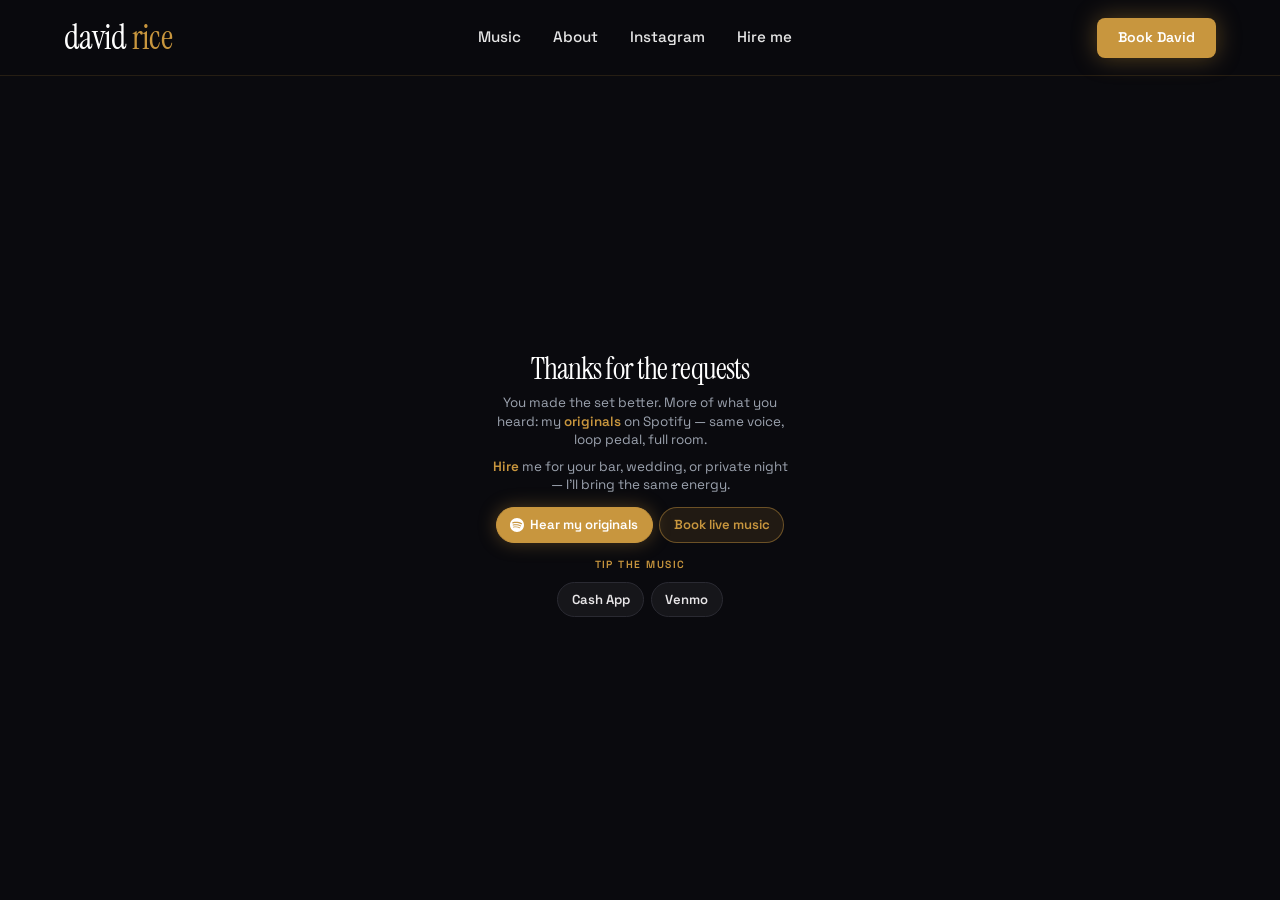
<file: thanks.html>
<!DOCTYPE html>
<html lang="en">
<head>
  <meta charset="UTF-8">
  <meta name="viewport" content="width=device-width, initial-scale=1.0, viewport-fit=cover">
  <meta name="robots" content="noindex, nofollow">
  <link rel="icon" type="image/png" href="favicon.png">
  <meta name="theme-color" content="#0a0a0e">
  <title>Thanks — originals, book me &amp; tip · David Rice</title>
  <meta name="description" content="Thank you for tonight. Stream my original music, hire me for your bar, wedding, or event, and tip Cash App or Venmo if you can — Las Vegas singer-songwriter.">
  <meta property="og:type" content="website">
  <meta property="og:site_name" content="David Rice">
  <meta property="og:title" content="Thanks — hear my originals, hire me &amp; tip">
  <meta property="og:description" content="Thank you for the love. My songs on Spotify & Apple Music, booking for your next event, and ways to tip — all in one place. David Rice, Las Vegas.">
  <meta name="twitter:card" content="summary">
  <meta name="twitter:title" content="Thanks — David Rice | originals, hire &amp; tip">
  <meta name="twitter:description" content="Thank you! Stream my originals on Spotify & Apple Music, book live music for your night, and tip if you’d like — Cash App &amp; Venmo.">
  <link rel="preconnect" href="https://fonts.googleapis.com">
  <link rel="preconnect" href="https://fonts.gstatic.com" crossorigin>
  <link href="https://fonts.googleapis.com/css2?family=Space+Grotesk:wght@400;500;600;700&family=Instrument+Serif:ital@0;1&display=swap" rel="stylesheet">
  <link rel="stylesheet" href="demo-shared.css">
  <script src="demo-shared.js" defer></script>
  <style>
    :root {
      --bg: #0a0a0e;
      --text: #e8e6e8;
      --text-muted: #9ca3af;
      --border: #2a2a32;
      --accent: #c8963e;
      --accent-glow: rgba(200, 150, 62, 0.4);
      --accent-dim: rgba(200, 150, 62, 0.15);
    }
    html {
      height: 100%;
      overflow: hidden;
      -webkit-text-size-adjust: 100%;
    }
    body.davidrice.thanks-page {
      height: 100%;
      overflow: hidden;
      font-family: 'Space Grotesk', system-ui, sans-serif;
      background: var(--bg);
      color: var(--text);
      display: flex;
      flex-direction: column;
      min-height: 100dvh;
    }
    .davidrice .demo-nav {
      background: rgba(10, 10, 14, 0.92);
      backdrop-filter: blur(20px);
      border-bottom: 1px solid rgba(200, 150, 62, 0.15);
    }
    .davidrice .demo-nav__logo {
      font-family: 'Instrument Serif', Georgia, serif;
      color: #fff;
      font-size: clamp(1.65rem, 4.8vw, 2.15rem);
      font-weight: 400;
      letter-spacing: -0.02em;
      line-height: 1.05;
    }
    .davidrice .demo-nav__logo span { color: var(--accent); }
    .davidrice .demo-nav__links a { color: rgba(255, 255, 255, 0.9); }
    .davidrice .demo-nav__links a::after { background: var(--accent); }
    .davidrice .demo-nav__cta {
      background: var(--accent);
      color: #fff;
      box-shadow: 0 0 24px var(--accent-glow);
    }
    .davidrice .demo-nav__cta:hover { box-shadow: 0 0 36px var(--accent-glow); }
    .davidrice .demo-nav__toggle span { background: #fff; }

    .thanks-layout {
      flex: 1;
      min-height: 0;
      display: flex;
      align-items: center;
      justify-content: center;
      padding: 0.5rem max(1rem, env(safe-area-inset-right)) max(0.75rem, env(safe-area-inset-bottom)) max(1rem, env(safe-area-inset-left));
      padding-top: calc(5rem + env(safe-area-inset-top, 0px));
    }
    @media (max-width: 768px) {
      .thanks-layout { padding-top: calc(4.75rem + env(safe-area-inset-top, 0px)); }
    }
    .thanks {
      width: 100%;
      max-width: 20.5rem;
      display: flex;
      flex-direction: column;
      align-items: center;
      text-align: center;
      gap: clamp(0.28rem, 1.5vw, 0.5rem);
      flex-shrink: 0;
    }
    .thanks__title {
      font-family: 'Instrument Serif', Georgia, serif;
      font-size: clamp(1.35rem, 6.5vw, 1.85rem);
      font-weight: 400;
      color: #fff;
      letter-spacing: -0.03em;
      line-height: 1.12;
      margin-top: 0.15rem;
    }
    .thanks__p {
      font-size: clamp(0.72rem, 2.85vw, 0.84rem);
      line-height: 1.38;
      color: #9ca3af;
      max-width: 19rem;
    }
    .thanks__p strong { color: #c8963e; font-weight: 600; }
    .thanks__row {
      display: flex;
      flex-wrap: wrap;
      gap: 0.4rem;
      justify-content: center;
      margin-top: clamp(0.1rem, 0.8vw, 0.25rem);
    }
    .thanks__btn {
      display: inline-flex;
      align-items: center;
      justify-content: center;
      gap: 0.35rem;
      padding: 0.4rem 0.85rem;
      border-radius: 999px;
      font-size: clamp(0.72rem, 2.9vw, 0.82rem);
      font-weight: 600;
      text-decoration: none;
      border: 1px solid rgba(200, 150, 62, 0.45);
      background: rgba(200, 150, 62, 0.12);
      color: #c8963e;
      transition: background 0.2s, color 0.2s, border-color 0.2s;
    }
    .thanks__btn:hover {
      background: #c8963e;
      color: #fff;
      border-color: #c8963e;
    }
    .thanks__btn--primary {
      background: #c8963e;
      color: #fff;
      border-color: #c8963e;
      box-shadow: 0 0 18px rgba(200, 150, 62, 0.35);
    }
    .thanks__btn--primary:hover {
      box-shadow: 0 0 26px rgba(200, 150, 62, 0.5);
    }
    .thanks__btn svg { width: 14px; height: 14px; flex-shrink: 0; }
    .thanks__label {
      font-size: clamp(0.58rem, 2.2vw, 0.65rem);
      font-weight: 600;
      letter-spacing: 0.14em;
      text-transform: uppercase;
      color: #c8963e;
      margin-top: clamp(0.2rem, 1.2vw, 0.4rem);
    }
    .thanks__tips {
      display: flex;
      flex-wrap: wrap;
      gap: 0.4rem;
      justify-content: center;
    }
    .thanks__tips .thanks__btn {
      background: rgba(255, 255, 255, 0.05);
      border-color: #2a2a32;
      color: #e8e6e8;
    }
    .thanks__tips .thanks__btn:hover {
      border-color: rgba(200, 150, 62, 0.45);
      color: #c8963e;
      background: rgba(200, 150, 62, 0.1);
    }
  </style>
</head>
<body class="davidrice thanks-page">
  <a class="skip-link" href="#thanks-main">Skip to main content</a>

  <nav class="demo-nav" aria-label="Main navigation">
    <div class="demo-nav__inner">
      <a href="index.html" class="demo-nav__logo" aria-label="David Rice">david <span>rice</span></a>
      <ul class="demo-nav__links" role="list">
        <li><a href="index.html#music">Music</a></li>
        <li><a href="index.html#about">About</a></li>
        <li><a href="index.html#instagram">Instagram</a></li>
        <li><a href="book.html">Hire me</a></li>
      </ul>
      <a href="book.html" class="demo-nav__cta" role="button">Book David</a>
      <button class="demo-nav__toggle" aria-label="Toggle menu" aria-expanded="false"><span></span><span></span><span></span></button>
    </div>
  </nav>

  <div class="thanks-layout">
  <main id="thanks-main" class="thanks">
    <h1 class="thanks__title">Thanks for the requests</h1>
    <p class="thanks__p">You made the set better. More of what you heard: my <strong>originals</strong> on Spotify — same voice, loop pedal, full room.</p>
    <p class="thanks__p"><strong>Hire</strong> me for your bar, wedding, or private night — I’ll bring the same energy.</p>
    <div class="thanks__row">
      <a class="thanks__btn thanks__btn--primary" href="https://open.spotify.com/artist/2GixEWDWntHiYW2dzmlQTt" target="_blank" rel="noopener noreferrer">
        <svg viewBox="0 0 24 24" fill="currentColor" aria-hidden="true"><path d="M12 0C5.4 0 0 5.4 0 12s5.4 12 12 12 12-5.4 12-12S18.66 0 12 0zm5.521 17.34c-.24.359-.66.48-1.021.24-2.82-1.74-6.36-2.101-10.561-1.141-.418.122-.779-.179-.899-.539-.12-.421.18-.78.54-.9 4.56-1.021 8.52-.6 11.64 1.32.42.18.479.659.301 1.02zm1.44-3.3c-.301.42-.841.6-1.262.3-3.239-1.98-8.159-2.4-11.939-1.38-.479.12-1.02-.12-1.14-.6-.12-.48.12-1.021.6-1.141C9.6 9.9 15 10.561 18.72 12.84c.361.181.54.78.241 1.2zm.12-3.36C15.24 8.4 8.82 8.16 5.16 9.301c-.6.179-1.2-.181-1.38-.721-.18-.601.18-1.2.72-1.381 4.26-1.261 11.28-1.02 15.721 1.621.539.3.719 1.02.419 1.56-.299.421-1.02.599-1.559.3z"/></svg>
        Hear my originals
      </a>
      <a class="thanks__btn" href="book.html">Book live music</a>
    </div>
    <p class="thanks__label">Tip the music</p>
    <div class="thanks__tips">
      <a class="thanks__btn" href="https://cash.app/$ricericebaby" target="_blank" rel="noopener noreferrer">Cash App</a>
      <a class="thanks__btn" href="https://venmo.com/code?user_id=1956908449660928887&amp;created=1647710325.648871&amp;printed=1" target="_blank" rel="noopener noreferrer">Venmo</a>
    </div>
  </main>
  </div>
</body>
</html>
</file>
<file: demo-shared.css>
*,::after,::before{box-sizing:border-box;margin:0;padding:0}html{scroll-behavior:smooth;-webkit-text-size-adjust:100%}body{line-height:1.6;color:var(--text);background:var(--bg);overflow-x:hidden}a{color:inherit;text-decoration:none}img{max-width:100%;display:block}ul{list-style:none}h1,h2,h3,h4{line-height:1.15}button{font:inherit;cursor:pointer;border:none;background:0 0}.skip-link{position:absolute;top:-100%;left:16px;padding:8px 16px;background:var(--accent);color:#fff;border-radius:6px;z-index:10000;font-weight:600;font-size:.9rem;transition:top .2s}.skip-link:focus{top:16px}[data-reveal]{opacity:0;transform:translateY(40px);transition:opacity .8s cubic-bezier(.16,1,.3,1),transform .8s cubic-bezier(.16,1,.3,1)}[data-reveal=left]{transform:translateX(-60px)}[data-reveal=right]{transform:translateX(60px)}[data-reveal=scale]{transform:scale(.9)}[data-reveal=up]{transform:translateY(40px)}[data-reveal].revealed{opacity:1;transform:none}[data-reveal-delay="1"]{transition-delay:0.1s}[data-reveal-delay="2"]{transition-delay:0.2s}[data-reveal-delay="3"]{transition-delay:0.3s}[data-reveal-delay="4"]{transition-delay:0.4s}[data-reveal-delay="5"]{transition-delay:0.5s}.demo-nav{position:fixed;top:0;left:0;right:0;z-index:1000;transition:background .4s,box-shadow .4s,backdrop-filter .4s}.demo-nav.scrolled{box-shadow:0 2px 20px rgba(0,0,0,.1)}.demo-nav__inner{max-width:1200px;margin:0 auto;display:flex;align-items:center;justify-content:space-between;padding:1.1rem 1.5rem}.demo-nav__logo{font-weight:800;letter-spacing:-.03em;font-size:1.4rem;z-index:10}.demo-nav__links{display:flex;gap:2rem;font-size:.95rem;font-weight:500}.demo-nav__links a{position:relative;transition:opacity .2s}.demo-nav__links a::after{content:'';position:absolute;bottom:-4px;left:0;width:0;height:2px;background:var(--accent);transition:width .3s}.demo-nav__links a:hover::after{width:100%}.demo-nav__cta{padding:.55rem 1.3rem;border-radius:8px;font-weight:600;font-size:.88rem;transition:transform .2s,box-shadow .3s}.demo-nav__cta:hover{transform:translateY(-1px)}.demo-nav__toggle{display:none;min-width:44px;min-height:44px;width:44px;height:44px;flex-direction:column;justify-content:center;align-items:center;gap:5px;z-index:10;padding:0;background:0 0;border:none;cursor:pointer;touch-action:manipulation;-webkit-tap-highlight-color:transparent}.demo-nav__toggle span{display:block;width:22px;height:2px;background:var(--text);border-radius:2px;transition:transform .3s,opacity .3s}.demo-nav__toggle.open span:first-child{transform:translateY(7px) rotate(45deg)}.demo-nav__toggle.open span:nth-child(2){opacity:0}.demo-nav__toggle.open span:nth-child(3){transform:translateY(-7px) rotate(-45deg)}@media(max-width:768px){.demo-nav__toggle{display:flex;position:relative;z-index:10}.demo-nav__links{position:fixed;inset:0;flex-direction:column;align-items:center;justify-content:center;gap:1.5rem;font-size:1.25rem;background:var(--bg);display:none;z-index:999;overflow-y:auto;-webkit-overflow-scrolling:touch}.demo-nav__links.open{display:flex;animation:menuFadeIn .2s ease forwards}.demo-nav__links a{min-height:48px;display:flex;align-items:center;justify-content:center;padding:.75rem 1rem;touch-action:manipulation;-webkit-tap-highlight-color:transparent}.demo-nav__cta{display:none}.demo-nav__inner{padding:.85rem 1.25rem}}@keyframes menuFadeIn{from{opacity:0}to{opacity:1}}.demo-hero{position:relative;min-height:75vh;display:flex;align-items:center;overflow:hidden}.demo-hero__bg{position:absolute;inset:0;z-index:0}.demo-hero__bg img{width:100%;height:100%;object-fit:cover;transition:transform 8s ease-out}.demo-hero.loaded .demo-hero__bg img{transform:scale(1.05)}.demo-hero__overlay{position:absolute;inset:0;z-index:1}.demo-hero__content{position:relative;z-index:2;max-width:1200px;margin:0 auto;padding:7rem 1.5rem 4rem;width:100%}.demo-hero__badge{display:inline-flex;align-items:center;gap:.5rem;padding:.4rem 1rem;border-radius:50px;font-size:.8rem;font-weight:600;letter-spacing:.05em;text-transform:uppercase;margin-bottom:1.5rem;backdrop-filter:blur(8px)}.demo-hero__title{font-size:clamp(2.8rem,7vw,4.5rem);margin-bottom:1.25rem;letter-spacing:-.03em}.demo-hero__sub{font-size:clamp(1.05rem,2.5vw,1.3rem);max-width:560px;margin-bottom:2.5rem;line-height:1.7}.demo-hero__actions{display:flex;gap:1rem;flex-wrap:wrap}.demo-hero__trust{display:flex;align-items:center;gap:1.5rem;margin-top:2.5rem;font-size:.9rem;opacity:.85;flex-wrap:wrap}.demo-hero__trust-item{display:flex;align-items:center;gap:.4rem}.demo-hero__trust-item svg{width:18px;height:18px;flex-shrink:0}@media(max-width:480px){.demo-hero{min-height:65vh}.demo-hero__content{padding:6rem 1.25rem 3rem}}.btn{padding:.9rem 2.25rem;border-radius:12px;font-weight:600;font-size:.98rem;border:2px solid transparent;cursor:pointer;transition:transform .25s cubic-bezier(.34,1.56,.64,1),box-shadow .3s;display:inline-flex;align-items:center;gap:.5rem;white-space:nowrap}.btn:hover{transform:translateY(-3px)}.btn svg{width:18px;height:18px}.demo-section{padding:6rem 1.5rem}.demo-section__inner{max-width:1200px;margin:0 auto}.demo-section__eyebrow{font-size:.8rem;font-weight:700;letter-spacing:.1em;text-transform:uppercase;color:var(--accent);margin-bottom:.75rem}.demo-section__title{font-size:clamp(2rem,4.5vw,3rem);margin-bottom:.75rem;letter-spacing:-.02em}.demo-section__desc{max-width:620px;font-size:1.05rem;line-height:1.7}.demo-section__header{margin-bottom:3.5rem}.demo-section__header--center{text-align:center}.demo-section__header--center .demo-section__desc{margin:0 auto}@media(max-width:480px){.demo-section{padding:4rem 1.25rem}}.service-grid{display:grid;grid-template-columns:repeat(auto-fit,minmax(280px,1fr));gap:1.75rem}.service-card{padding:2.25rem;border-radius:20px;border:1px solid var(--border);transition:transform .4s cubic-bezier(.34,1.56,.64,1),box-shadow .4s}.service-card:hover{transform:translateY(-6px)}.service-card__icon{width:56px;height:56px;margin-bottom:1.25rem;border-radius:14px;display:flex;align-items:center;justify-content:center}.service-card__icon svg{width:26px;height:26px}.service-card__title{font-size:1.2rem;margin-bottom:.6rem;font-weight:700}.service-card__desc{font-size:.95rem;line-height:1.65}.about-split{display:grid;grid-template-columns:1fr 1fr;gap:4.5rem;align-items:center}.about-split__text h2{font-size:clamp(1.8rem,3.5vw,2.5rem);margin-bottom:1.25rem;letter-spacing:-.02em}.about-split__text p{font-size:1.05rem;line-height:1.7;margin-bottom:1rem}.about-split__visual{border-radius:24px;overflow:hidden;aspect-ratio:4/3;position:relative}.about-split__visual img{width:100%;height:100%;object-fit:cover}@media(max-width:768px){.about-split{grid-template-columns:1fr;gap:2.5rem}}.stat-row{display:flex;gap:3rem;margin-top:2.5rem;flex-wrap:wrap}.stat{text-align:center}.stat__num{font-size:2.75rem;font-weight:800;letter-spacing:-.03em}.stat__label{font-size:.8rem;text-transform:uppercase;letter-spacing:.06em;margin-top:.25rem}.testimonial-section{overflow:hidden}.testimonial-grid{display:grid;grid-template-columns:repeat(auto-fit,minmax(320px,1fr));gap:2rem}.testimonial-card{padding:2rem;border-radius:20px;border:1px solid var(--border);position:relative}.testimonial-card__stars{display:flex;gap:2px;margin-bottom:1rem;color:var(--accent)}.testimonial-card__stars svg{width:18px;height:18px;fill:currentColor}.testimonial-card__quote{font-size:1.05rem;line-height:1.7;margin-bottom:1.5rem;font-style:italic}.testimonial-card__author{display:flex;align-items:center;gap:.75rem}.testimonial-card__avatar{width:44px;height:44px;border-radius:50%;display:flex;align-items:center;justify-content:center;font-weight:700;font-size:1rem}.testimonial-card__name{font-weight:600;font-size:.95rem}.testimonial-card__role{font-size:.82rem;opacity:.7}.contact-strip{padding:4rem 1.5rem}.contact-strip__inner{max-width:1200px;margin:0 auto;display:grid;grid-template-columns:repeat(auto-fit,minmax(240px,1fr));gap:2rem}.contact-item{display:flex;align-items:flex-start;gap:1rem}.contact-item__icon{width:44px;height:44px;border-radius:12px;display:flex;align-items:center;justify-content:center;flex-shrink:0}.contact-item__icon svg{width:20px;height:20px}.contact-item__label{font-size:.78rem;text-transform:uppercase;letter-spacing:.06em;opacity:.6;margin-bottom:.15rem;font-weight:600}.contact-item__value{font-weight:600;font-size:.95rem}.contact-item__value a{transition:opacity .2s}.contact-item__value a:hover{opacity:.8}.demo-cta{padding:6rem 1.5rem;text-align:center}.demo-cta__inner{max-width:680px;margin:0 auto}.demo-cta h2{font-size:clamp(2rem,4.5vw,3rem);margin-bottom:1rem;letter-spacing:-.02em}.demo-cta p{font-size:1.15rem;margin-bottom:2.5rem;line-height:1.7}.demo-footer{padding:3rem 1.5rem}.demo-footer__inner{max-width:1200px;margin:0 auto;display:grid;grid-template-columns:2fr 1fr 1fr 1fr;gap:3rem}.demo-footer__brand{font-weight:800;font-size:1.3rem;letter-spacing:-.03em;margin-bottom:.75rem}.demo-footer__desc{font-size:.9rem;opacity:.7;line-height:1.6;max-width:280px}.demo-footer__col-title{font-size:.78rem;text-transform:uppercase;letter-spacing:.08em;font-weight:700;margin-bottom:1rem;opacity:.6}.demo-footer__links{display:flex;flex-direction:column;gap:.6rem;font-size:.9rem}.demo-footer__links a{opacity:.7;transition:opacity .2s}.demo-footer__links a:hover{opacity:1}.demo-footer__bottom{max-width:1200px;margin:1.5rem auto 0;padding-top:1.5rem;border-top:1px solid var(--border);display:flex;justify-content:space-between;align-items:center;font-size:.82rem;opacity:.5}.demo-footer__socials{display:flex;gap:1rem}.demo-footer__socials a{opacity:.6;transition:opacity .2s}.demo-footer__socials a:hover{opacity:1}.demo-footer__socials svg{width:18px;height:18px}@media(max-width:768px){.demo-footer__inner{grid-template-columns:1fr 1fr;gap:2rem}.demo-footer__bottom{flex-direction:column;gap:.75rem;text-align:center}}@media(max-width:480px){.demo-footer__inner{grid-template-columns:1fr}}.exit-demo{position:fixed;bottom:max(3rem,calc(3rem + env(safe-area-inset-bottom,0px)));right:max(1.5rem,calc(1.5rem + env(safe-area-inset-right,0px)));z-index:9999;padding:.7rem 1.4rem;border-radius:50px;font-weight:600;font-size:.85rem;border:none;cursor:pointer;display:flex;align-items:center;gap:.5rem;box-shadow:0 4px 24px rgba(0,0,0,.25);transition:transform .3s cubic-bezier(.34,1.56,.64,1),box-shadow .3s;background:#111;color:#fff;text-decoration:none;backdrop-filter:blur(8px)}.is-embedded .exit-demo{display:none!important}
html.is-embedded,body.is-embedded{overflow:hidden!important;overscroll-behavior:none}
.exit-demo:hover{transform:translateY(-3px) scale(1.03);box-shadow:0 8px 32px rgba(0,0,0,.35)}.exit-demo svg{width:16px;height:16px}.gallery-grid{display:grid;grid-template-columns:repeat(3,1fr);gap:1rem}.gallery-grid__item{border-radius:16px;overflow:hidden;aspect-ratio:4/3;position:relative}.gallery-grid__item img{width:100%;height:100%;object-fit:cover;transition:transform .5s}.gallery-grid__item:hover img{transform:scale(1.05)}@media(max-width:768px){.gallery-grid{grid-template-columns:repeat(2,1fr)}}@media(max-width:480px){.gallery-grid{grid-template-columns:1fr}}.process-steps{display:grid;grid-template-columns:repeat(auto-fit,minmax(220px,1fr));gap:2rem;counter-reset:step}.process-step{text-align:center;position:relative;padding-top:3rem}.process-step::before{counter-increment:step;content:counter(step);position:absolute;top:0;left:50%;transform:translateX(-50%);width:40px;height:40px;border-radius:50%;background:var(--accent);color:#fff;display:flex;align-items:center;justify-content:center;font-weight:800;font-size:.95rem}.process-step__title{font-weight:700;font-size:1.05rem;margin-bottom:.5rem;margin-top:.5rem}.process-step__desc{font-size:.9rem;opacity:.75;line-height:1.6}.trust-bar{padding:1.5rem 0;overflow:hidden;border-top:1px solid var(--border);border-bottom:1px solid var(--border)}.trust-bar__track{display:flex;gap:3rem;animation:marquee 25s linear infinite;width:max-content}.trust-bar__item{display:flex;align-items:center;gap:.5rem;font-weight:600;font-size:.9rem;white-space:nowrap;opacity:.5}.trust-bar__item svg{width:20px;height:20px;flex-shrink:0}@keyframes marquee{to{transform:translateX(-50%)}}@media(prefers-reduced-motion:reduce){*{animation-duration:0s!important;transition-duration:0s!important}[data-reveal]{opacity:1;transform:none}.demo-hero__bg img{transform:none!important}.trust-bar__track{animation:none}}.video-pause-btn{position:absolute;bottom:1rem;right:1rem;z-index:20;width:48px;height:48px;min-width:48px;min-height:48px;border-radius:50%;border:2px solid rgba(255,255,255,0.6);background:rgba(0,0,0,0.5);color:#fff;cursor:pointer;display:flex;align-items:center;justify-content:center;transition:background .2s,transform .2s}.video-pause-btn:hover{background:rgba(0,0,0,0.7);transform:scale(1.05)}.video-pause-btn:focus{outline:2px solid #fff;outline-offset:2px}.video-pause-btn__icon{display:none}.video-pause-btn__icon--pause{display:flex}.video-pause-btn.paused .video-pause-btn__icon--pause{display:none}.video-pause-btn.paused .video-pause-btn__icon--play{display:flex}.video-pause-btn svg{width:24px;height:24px}.experience-card__media,.video-showcase__main{position:relative}

/* ===== SVG ANIMATIONS ===== */
.service-card__icon svg{transition:transform .4s cubic-bezier(.34,1.56,.64,1)}.service-card:hover .service-card__icon svg{animation:svgBounce .6s ease}
.contact-item__icon svg{transition:transform .3s}.contact-item:hover .contact-item__icon svg{transform:scale(1.1) rotate(-5deg)}
.btn svg{transition:transform .3s}.btn:hover svg{transform:translateX(4px)}
.demo-hero__badge svg{animation:svgFloat 4s ease-in-out infinite}
.demo-section__eyebrow{position:relative}.demo-section__eyebrow::before{content:'';position:absolute;bottom:-.5rem;left:0;width:0;height:2px;background:var(--accent);max-width:48px}
.demo-section__header--center .demo-section__eyebrow::before{left:50%;transform:translateX(-50%)}
[data-reveal].revealed .demo-section__eyebrow::before{animation:svgLineDraw 1.2s .3s ease forwards}
.testimonial-card__stars{animation:svgPulse 3s ease-in-out infinite}
.prepare-card__icon svg,.process-cycle__num{transition:transform .3s}.prepare-card:hover .prepare-card__icon svg{transform:scale(1.15) rotate(5deg)}.process-cycle__step:hover .process-cycle__num{transform:scale(1.1)}
@keyframes svgBounce{0%,100%{transform:scale(1)}50%{transform:scale(1.15) translateY(-4px)}}
@keyframes svgFloat{0%,100%{transform:translateY(0) rotate(0deg)}50%{transform:translateY(-4px) rotate(3deg)}}
@keyframes svgLineDraw{to{width:48px}}
@keyframes svgPulse{0%,100%{opacity:1}50%{opacity:.85}}
@media(prefers-reduced-motion:reduce){.demo-hero__badge svg,.testimonial-card__stars{animation:none}[data-reveal].revealed .demo-section__eyebrow::before{animation:none;width:48px}}
.hero-deco{position:absolute;inset:0;pointer-events:none;overflow:hidden;z-index:0}.hero-deco svg{position:absolute;width:120%;height:120%;top:50%;left:50%;transform:translate(-50%,-50%);color:inherit}.hero-deco__orb{transform-origin:center;animation:heroDecoFloat 12s ease-in-out infinite}.hero-deco__orb--2{animation-delay:-4s}.hero-deco__orb--3{animation-delay:-8s}@keyframes heroDecoFloat{0%,100%{transform:translate(0,0) scale(1)}33%{transform:translate(10px,-15px) scale(1.05)}66%{transform:translate(-8px,10px) scale(0.98)}}.vibeband .hero-deco__wave{transform-origin:center;animation:heroDecoWave 6s ease-in-out infinite}.vibeband .hero-deco__wave--2{animation-delay:-2s}.vibeband .hero-deco__wave--3{animation-delay:-4s}@keyframes heroDecoWave{0%,100%{opacity:.5;transform:translateY(0) scale(1)}50%{opacity:1;transform:translateY(-8px) scale(1.06)}}.mesagrill .hero-deco__flame{transform-origin:center bottom;animation:heroDecoFlame 4s ease-in-out infinite}.mesagrill .hero-deco__flame--2{animation-delay:-1.3s}.mesagrill .hero-deco__flame--3{animation-delay:-2.6s}@keyframes heroDecoFlame{0%,100%{opacity:.7;transform:scale(1) translateY(0)}50%{opacity:1;transform:scale(1.08) translateY(-6px)}}.ironoak .hero-deco__beam{transform-origin:center;animation:heroDecoBeam 14s ease-in-out infinite}.ironoak .hero-deco__beam--2{animation-delay:-5s}.ironoak .hero-deco__beam--3{animation-delay:-10s}@keyframes heroDecoBeam{0%,100%{transform:translateY(0) rotate(0deg)}50%{transform:translateY(-12px) rotate(1deg)}}.summit .hero-deco__peak{transform-origin:center bottom;animation:heroDecoPeak 10s ease-in-out infinite}.summit .hero-deco__peak--2{animation-delay:-3.3s}.summit .hero-deco__peak--3{animation-delay:-6.6s}@keyframes heroDecoPeak{0%,100%{opacity:.6;transform:scale(1)}50%{opacity:1;transform:scale(1.04)}}.fizzpop .hero-deco__bubble{transform-origin:center;animation:heroDecoBubble 5s ease-in-out infinite}.fizzpop .hero-deco__bubble--2{animation-delay:-1.2s}.fizzpop .hero-deco__bubble--3{animation-delay:-2.5s}.fizzpop .hero-deco__bubble--4{animation-delay:-3.8s}@keyframes heroDecoBubble{0%,100%{transform:translate(0,0) scale(1)}33%{transform:translate(8px,-12px) scale(1.06)}66%{transform:translate(-6px,8px) scale(0.97)}}.dailygrind .hero-deco__steam{transform-origin:left center;animation:heroDecoSteam 8s ease-in-out infinite}.dailygrind .hero-deco__steam--2{animation-delay:-2.5s}.dailygrind .hero-deco__steam--3{animation-delay:-5s}@keyframes heroDecoSteam{0%,100%{opacity:.4;transform:translateY(0) scale(1)}50%{opacity:.8;transform:translateY(-15px) scale(1.02)}}.vibebar .hero-deco__liquid{transform-origin:center;animation:heroDecoLiquid 5s ease-in-out infinite}.vibebar .hero-deco__liquid--2{animation-delay:-2.5s}@keyframes heroDecoLiquid{0%,100%{transform:translateX(0) scaleY(1)}50%{transform:translateX(4%) scaleY(1.1)}}.sumi .hero-deco__stroke{transform-origin:center;animation:heroDecoStroke 7s ease-in-out infinite}.sumi .hero-deco__stroke--2{animation-delay:-2.3s}.sumi .hero-deco__stroke--3{animation-delay:-4.6s}@keyframes heroDecoStroke{0%,100%{opacity:.5;transform:scale(1)}50%{opacity:1;transform:scale(1.02)}}
</file>
